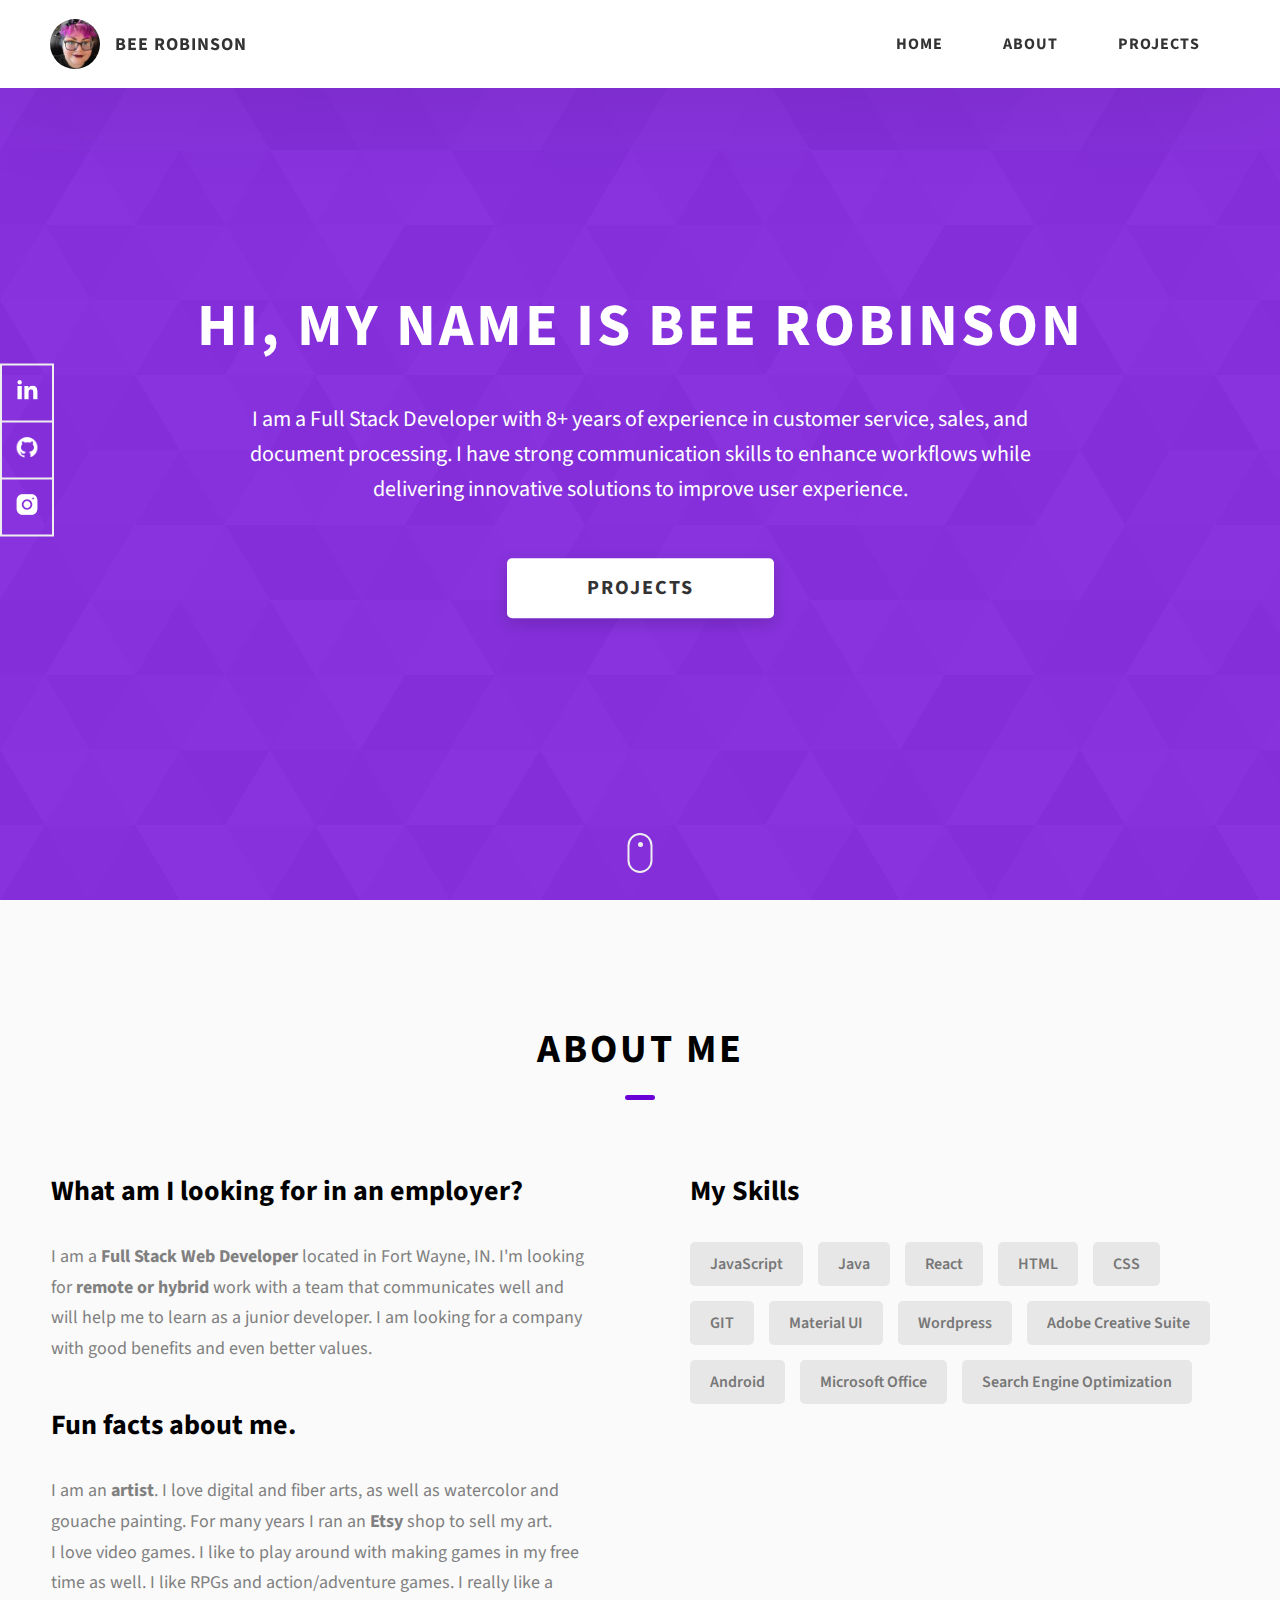
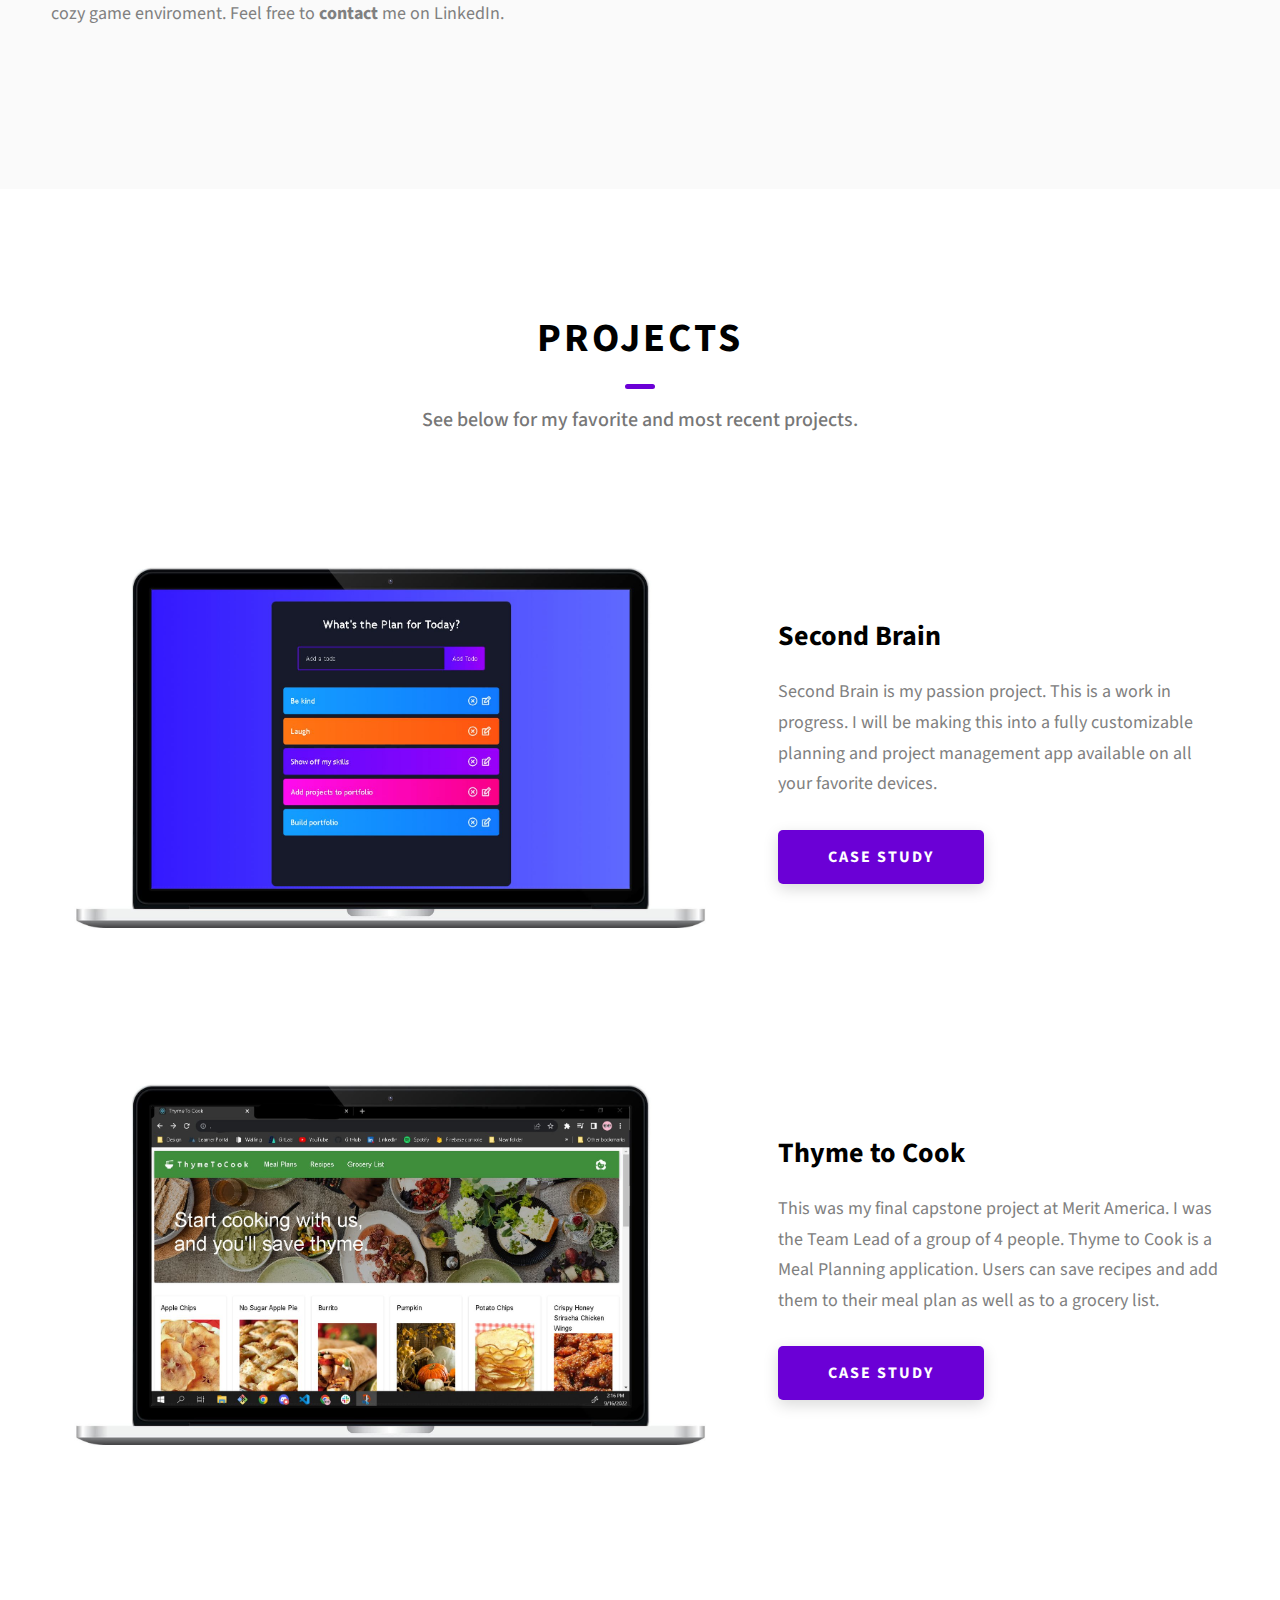
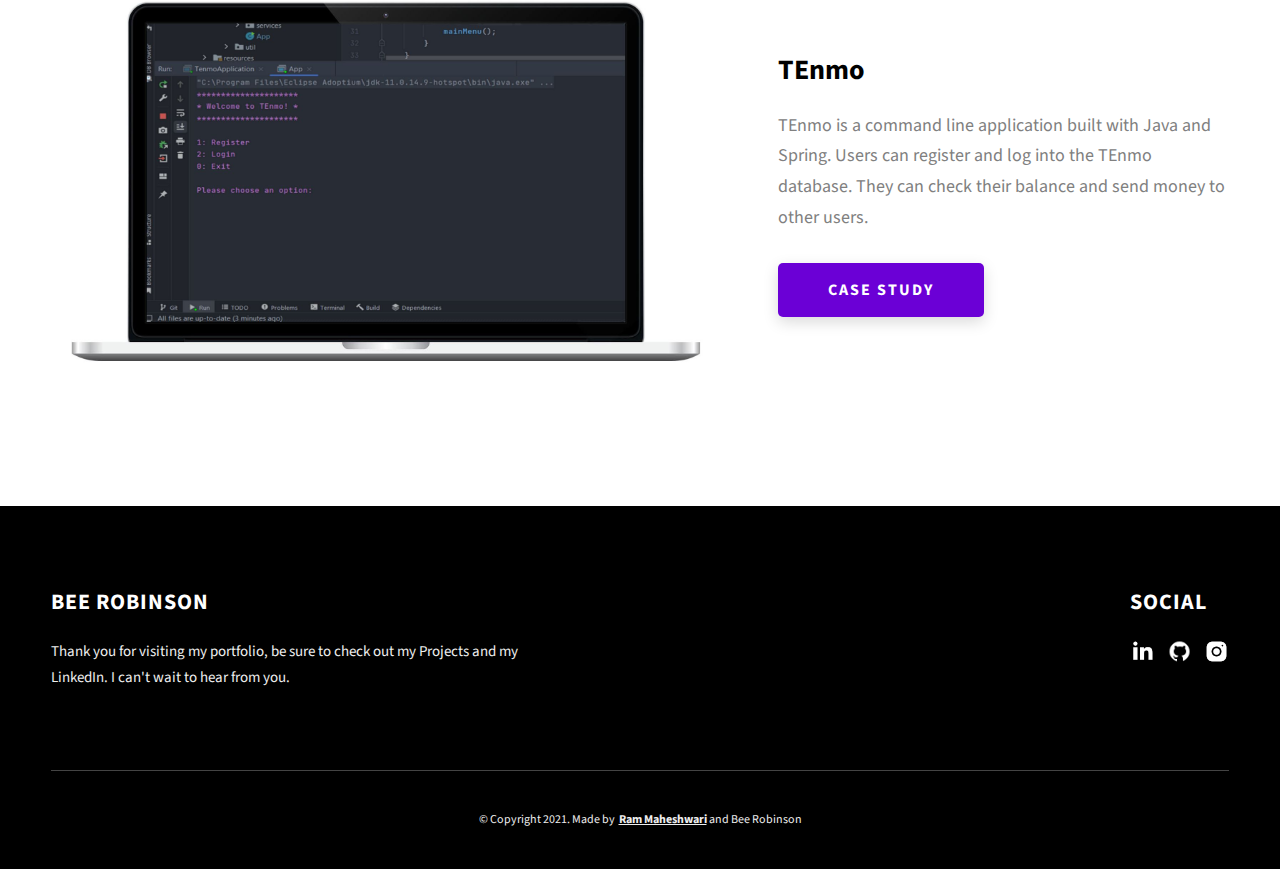
<file: index.html>
<!DOCTYPE html>
<html lang="en">
  <head>
    <meta charset="UTF-8" />
    <meta name="viewport" content="width=device-width, initial-scale=1.0" />
    <meta http-equiv="X-UA-Compatible" content="ie=edge" />
    <title>Bee Robinson</title>
    <meta name="description" content="Portfolio Template for Developer" />

    <link rel="stylesheet" href="css/style.css" />

    <link rel="preconnect" href="https://fonts.googleapis.com" />
    <link rel="preconnect" href="https://fonts.gstatic.com" crossorigin />
    <link
      href="https://fonts.googleapis.com/css2?family=Source+Sans+Pro:wght@400;600;700;900&display=swap"
      rel="stylesheet"
    />
  </head>
  <body>
    <header class="header">
      <div class="header__content">
        <div class="header__logo-container">
          <div class="header__logo-img-cont">
            <img
              src="./assets/bee-picture.jpg"
              alt="Bee Robinson Logo Image"
              class="header__logo-img"
            />
          </div>
          <span class="header__logo-sub">Bee Robinson</span>
        </div>
        <div class="header__main">
          <ul class="header__links">
            <li class="header__link-wrapper">
              <a href="./index.html" class="header__link"> Home </a>
            </li>
            <li class="header__link-wrapper">
              <a href="./index.html#about" class="header__link">About </a>
            </li>
            <li class="header__link-wrapper">
              <a href="./index.html#projects" class="header__link">
                Projects
              </a>
            </li>
            <!-- <li class="header__link-wrapper">
              <a href="./index.html#contact" class="header__link"> Contact </a>
            </li> -->
          </ul>
          <div class="header__main-ham-menu-cont">
            <img
              src="./assets/svg/ham-menu.svg"
              alt="hamburger menu"
              class="header__main-ham-menu"
            />
            <img
              src="./assets/svg/ham-menu-close.svg"
              alt="hamburger menu close"
              class="header__main-ham-menu-close d-none"
            />
          </div>
        </div>
      </div>
      <div class="header__sm-menu">
        <div class="header__sm-menu-content">
          <ul class="header__sm-menu-links">
            <li class="header__sm-menu-link">
              <a href="./index.html"> Home </a>
            </li>

            <li class="header__sm-menu-link">
              <a href="./index.html#about"> About </a>
            </li>

            <li class="header__sm-menu-link">
              <a href="./index.html#projects"> Projects </a>
            </li>

            <!-- <li class="header__sm-menu-link">
              <a href="./index.html#contact"> Contact </a>
            </li> -->
          </ul>
        </div>
      </div>
    </header>
    <section class="home-hero">
      <div class="home-hero__content">
        <h1 class="heading-primary">Hi, My Name is Bee Robinson</h1>
        <div class="home-hero__info">
          <p class="text-primary">
            I am a Full Stack Developer with 8+ years of experience in customer service, sales, and document processing.  I have strong communication skills to enhance workflows while delivering innovative solutions to improve user experience.
          </p>
        </div>
        <div class="home-hero__cta">
          <a href="./#projects" class="btn btn--bg">Projects</a>
        </div>
      </div>
      <div class="home-hero__socials">
        <div class="home-hero__social">
          <a href="https://www.linkedin.com/in/bee-robinson/" class="home-hero__social-icon-link">
            <img
              src="./assets/png/linkedin-ico.png"
              alt="icon"
              class="home-hero__social-icon"
            />
          </a>
        </div>
        <div class="home-hero__social">
          <a href="https://github.com/beerobinson" class="home-hero__social-icon-link">
            <img
              src="./assets/png/github-ico.png"
              alt="icon"
              class="home-hero__social-icon"
            />
          </a>
        </div>
  
        <div class="home-hero__social">
          <a
            href="https://www.instagram.com/robins.hive/"
            class="home-hero__social-icon-link home-hero__social-icon-link--bd-none"
          >
            <img
              src="./assets/png/insta-ico.png"
              alt="icon"
              class="home-hero__social-icon"
            />
          </a>
        </div>
      </div>
      <div class="home-hero__mouse-scroll-cont">
        <div class="mouse"></div>
      </div>
    </section>
    <section id="about" class="about sec-pad">
      <div class="main-container">
        <h2 class="heading heading-sec heading-sec__mb-med">
          <span class="heading-sec__main">About Me</span>
          <span class="heading-sec__sub">
            
          </span>
        </h2>
        <div class="about__content">
          <div class="about__content-main">
            <h3 class="about__content-title">What am I looking for in an employer?</h3>
            <div class="about__content-details">
              <p class="about__content-details-para">
                I am a <strong> Full Stack Web Developer </strong> located in
                Fort Wayne, IN. I'm looking for
                <strong> remote or hybrid </strong>
                work with a team that communicates well and will help me to learn as a junior developer. 
                I am looking for a company with good benefits and even better values. 
              </p>
            </div>
              <h3 class="about__content-title"> Fun facts about me. </h5>
              <p class="about__content-details-para">
                I am an <strong>artist</strong>. I love digital and fiber arts, as well as watercolor and gouache painting. For many years I ran an <strong>Etsy</strong> shop to sell my art. 
              </br>
                I love video games. I like to play around with making games in my free time as well. I like RPGs and action/adventure games. I really like a cozy game enviroment. 

                Feel free to
                <strong>contact</strong> me on LinkedIn.
              </p>
            
            <!-- <a href="./#contact" class="btn btn--med btn--theme dynamicBgClr"
              >Contact</a
            > -->
          </div>
          <div class="about__content-skills">
            <h3 class="about__content-title">My Skills</h3>
            <div class="skills">
              <div class="skills__skill">JavaScript</div>
              <div class="skills__skill">Java</div>
              <div class="skills__skill">React</div>
              <div class="skills__skill">HTML</div>
              <div class="skills__skill">CSS</div>
              <div class="skills__skill">GIT</div>
              <div class="skills__skill">Material UI</div>
              <div class="skills__skill">Wordpress</div>
              <div class="skills__skill">Adobe Creative Suite</div>
              <div class="skills__skill">Android</div>
              <div class="skills__skill">Microsoft Office</div>
              <div class="skills__skill">Search Engine Optimization</div>
            </div>
          </div>
        </div>
      </div>
    </section>
    <section id="projects" class="projects sec-pad">
      <div class="main-container">
        <h2 class="heading heading-sec heading-sec__mb-bg">
          <span class="heading-sec__main">Projects</span>
          <span class="heading-sec__sub">
            See below for my favorite and most recent projects. 
          </span>
        </h2>

        <div class="projects__content">
          <div class="projects__row">
            <div class="projects__row-img-cont">
              <img
                src="./assets/jpeg/second brain example.jpg"
                alt="Software Screenshot"
                class="projects__row-img"
                loading="lazy"
              />
            </div>
            <div class="projects__row-content">
              <h3 class="projects__row-content-title">Second Brain</h3>
              <p class="projects__row-content-desc">
                Second Brain is my passion project. This is a work in progress. I will be making this into a fully customizable planning and project management app available on all your favorite devices. 
              </p>
              <a
                href="./project-1.html"
                class="btn btn--med btn--theme dynamicBgClr"
                target="_blank"
                >Case Study</a
              >
            </div>
          </div>
          <div class="projects__row">
            <div class="projects__row-img-cont">
              <img
                src="./assets/jpeg/thyme to cook example.jpg"
                alt="Software Screenshot"
                class="projects__row-img"
                loading="lazy"
              />
            </div>
            <div class="projects__row-content">
              <h3 class="projects__row-content-title">Thyme to Cook</h3>
              <p class="projects__row-content-desc">
                This was my final capstone project at Merit America. I was the Team Lead of a group of 4 people. 
                Thyme to Cook is a Meal Planning application. Users can save recipes and add them to their meal plan as well as to a grocery list.
              </p>
              <a
                href="./project-2.html"
                class="btn btn--med btn--theme dynamicBgClr"
                target="_blank"
                >Case Study</a
              >
            </div>
          </div>
          <div class="projects__row">
            <div class="projects__row-img-cont">
              <img
                src="./assets/jpeg/TEnmo Example.jpg"
                alt="Software Screenshot"
                class="projects__row-img"
                loading="lazy"
              />
            </div>
            <div class="projects__row-content">
              <h3 class="projects__row-content-title">TEnmo</h3>
              <p class="projects__row-content-desc">
                TEnmo is a command line application built with Java and Spring. Users can register and log into the TEnmo database. They can check their balance and send money to other users.
              </p>
              <a
                href="./project-3.html"
                class="btn btn--med btn--theme dynamicBgClr"
                target="_blank"
                >Case Study</a
              >
            </div>
          </div>
        </div>
      </div>
    </section>
    <!-- <section id="contact" class="contact sec-pad dynamicBg">
      <div class="main-container">
        <h2 class="heading heading-sec heading-sec__mb-med">
          <span class="heading-sec__main heading-sec__main--lt">Contact</span>
          <span class="heading-sec__sub heading-sec__sub--lt">
            Please contact me! I am looking for employment opportunities.
          </span>
        </h2>
        <div class="contact__form-container">
          <form action="#" class="contact__form">
            <div class="contact__form-field">
              <label class="contact__form-label" for="name">Name</label>
              <input
                required
                placeholder="Enter Your Name"
                type="text"
                class="contact__form-input"
                name="name"
                id="name"
              />
            </div>
            <div class="contact__form-field">
              <label class="contact__form-label" for="email">Email</label>
              <input
                required
                placeholder="Enter Your Email"
                type="text"
                class="contact__form-input"
                name="email"
                id="email"
              />
            </div>
            <div class="contact__form-field">
              <label class="contact__form-label" for="message">Message</label>
              <textarea
                required
                cols="30"
                rows="10"
                class="contact__form-input"
                placeholder="Enter Your Message"
                name="message"
                id="message"
              ></textarea>
            </div>
            <button type="submit" class="btn btn--theme contact__btn">
              Submit
            </button>
          </form>
        </div>
      </div>
    </section> -->
    <footer class="main-footer">
      <div class="main-container">
        <div class="main-footer__upper">
          <div class="main-footer__row main-footer__row-1">
            <h2 class="heading heading-sm main-footer__heading-sm">
              <span>Social</span>
            </h2>
            <div class="main-footer__social-cont">
              <a target="_blank" rel="noreferrer" href="https://www.linkedin.com/in/bee-robinson/">
                <img
                  class="main-footer__icon"
                  src="./assets/png/linkedin-ico.png"
                  alt="icon"
                />
              </a>
              <a target="_blank" rel="noreferrer" href="https://github.com/beerobinson">
                <img
                  class="main-footer__icon"
                  src="./assets/png/github-ico.png"
                  alt="icon"
                />
              </a>
              <a target="_blank" rel="noreferrer" href="https://www.instagram.com/robins.hive/">
                <img
                  class="main-footer__icon main-footer__icon--mr-none"
                  src="./assets/png/insta-ico.png"
                  alt="icon"
                />
              </a>
            </div>
          </div>
          <div class="main-footer__row main-footer__row-2">
            <h4 class="heading heading-sm text-lt">Bee Robinson</h4>
            <p class="main-footer__short-desc">
              Thank you for visiting my portfolio, be sure to check out my Projects and my LinkedIn. I can't wait to hear from you.
            </p>
          </div>
        </div>

        <!-- If you give me some credit or shoutout here by linking to my website, then it will be a big thing for me and will help me a lot :) -->
        <div class="main-footer__lower">
          &copy; Copyright 2021. Made by
          <a rel="noreferrer" target="_blank" href="https://rammaheshwari.com"
            >Ram Maheshwari</a
          > and Bee Robinson
        </div>
      </div>
    </footer>

    <script src="./index.js"></script>
  </body>
</html>
</file>
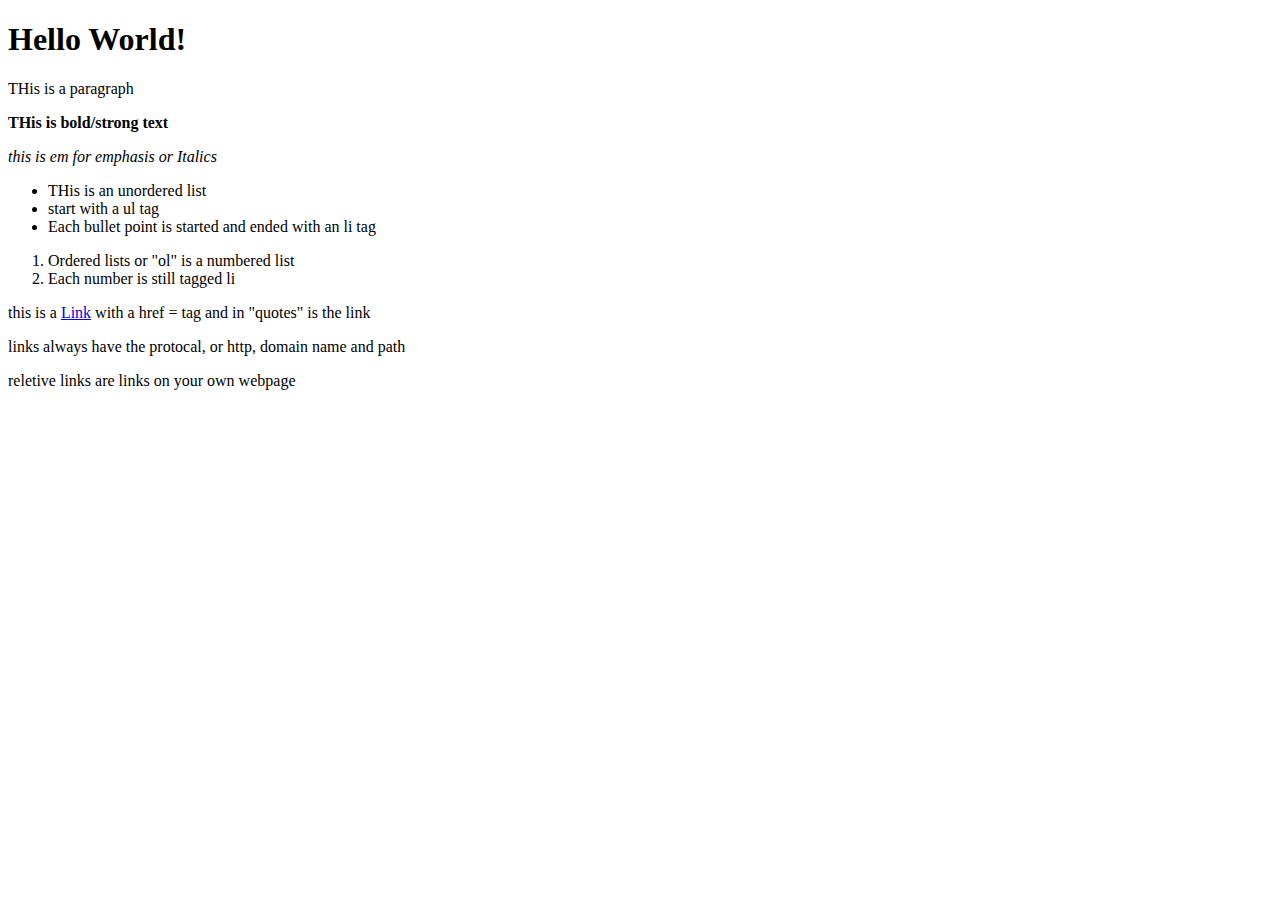
<file: html and css practice/index.html>
<!DOCTYPE html>
<html lang="en">
<head>
    <meta charset="UTF-8">
    <title>My First Webpage</title>
</head>
<body>
    <h1>Hello World!</h1>
    <p>THis is a paragraph</p>
    <p><strong>THis is bold/strong text</strong></p>
    <p><em>this is em for emphasis or Italics</em></p>
    <ul>
        <li>THis is an unordered list</li>
        <li>start with a ul tag</li>
        <li>Each bullet point is started and ended with an li tag</li>
    </ul>
    <ol>
        <li>Ordered lists or "ol" is a numbered list</li>
        <li>Each number is still tagged li</li>
    </ol>
    <p>this is a <a href="https://www.theodinproject.com/lessons/foundations-links-and-images">Link</a> with a href = tag and in "quotes" is the link</p>
    <p>links always have the protocal, or http, domain name and path</p>
    <p>reletive links are links on your own webpage</p>
</body>
</html>
</file>
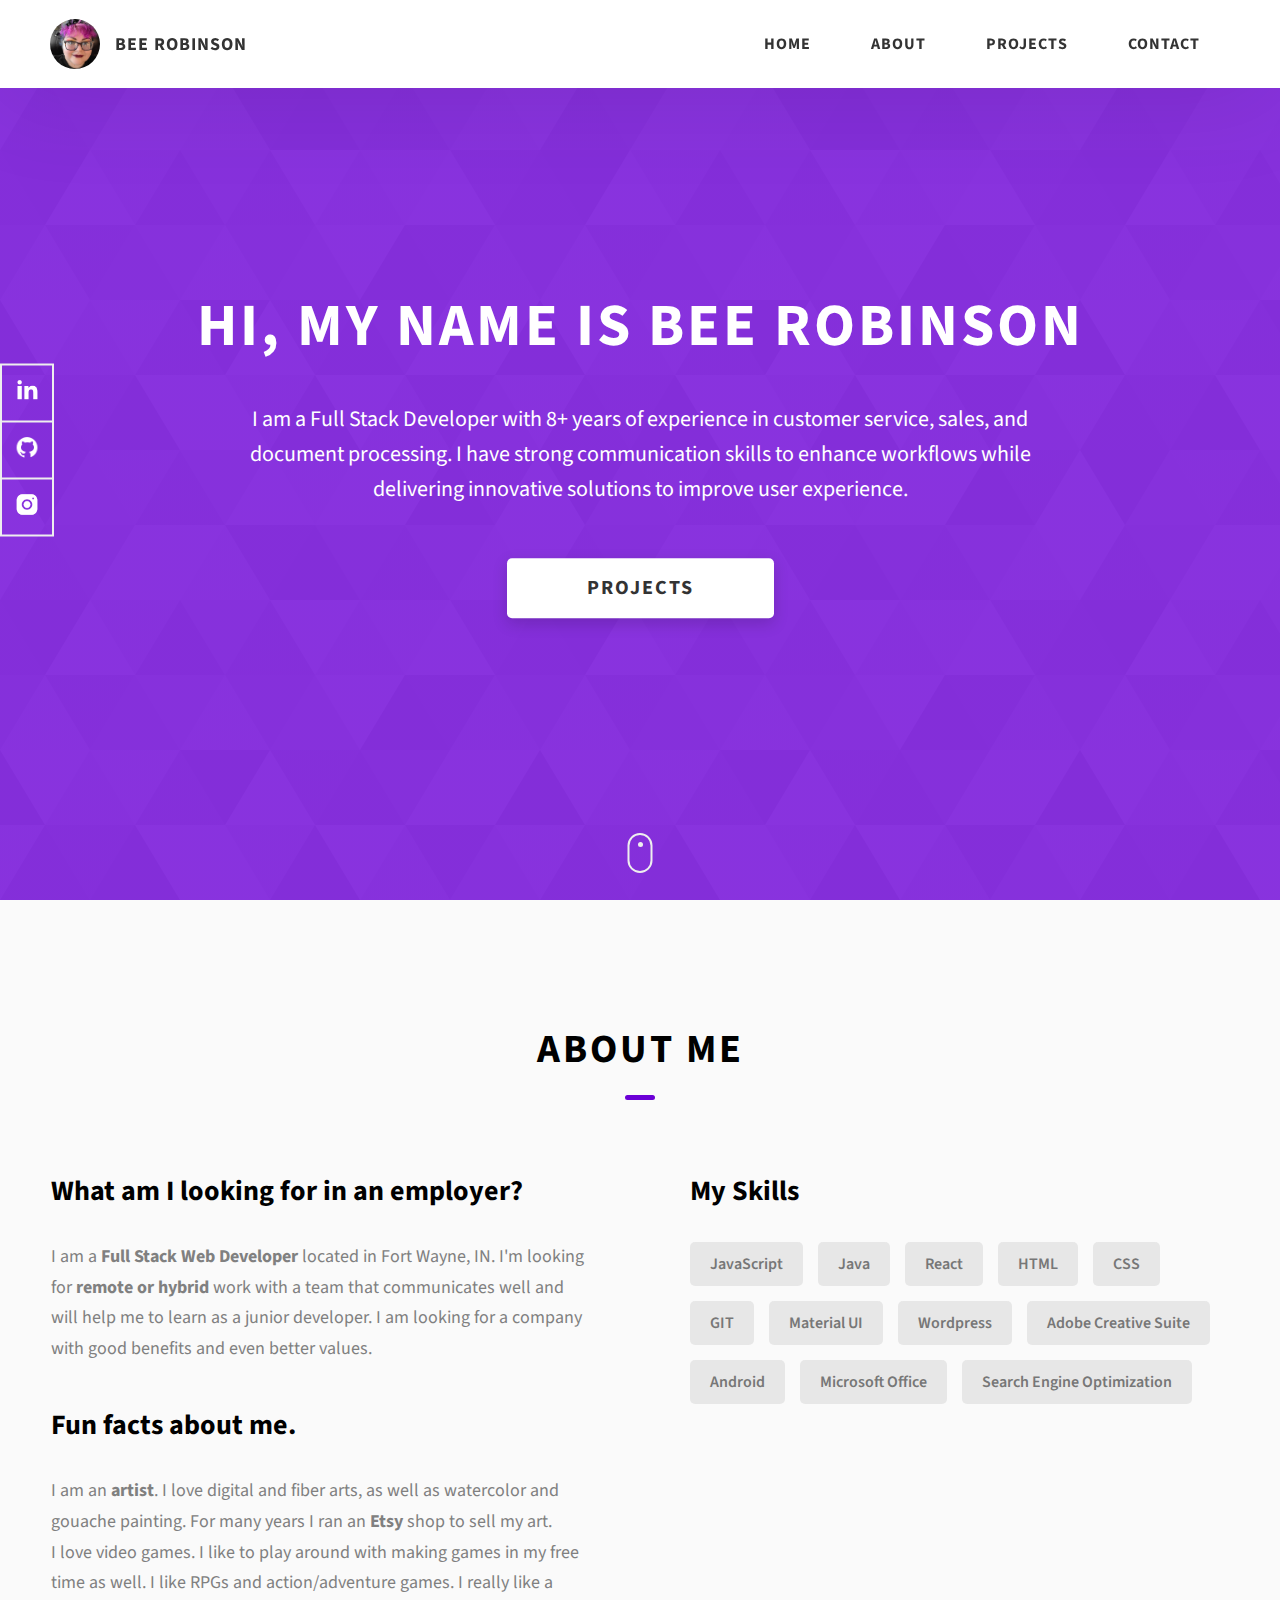
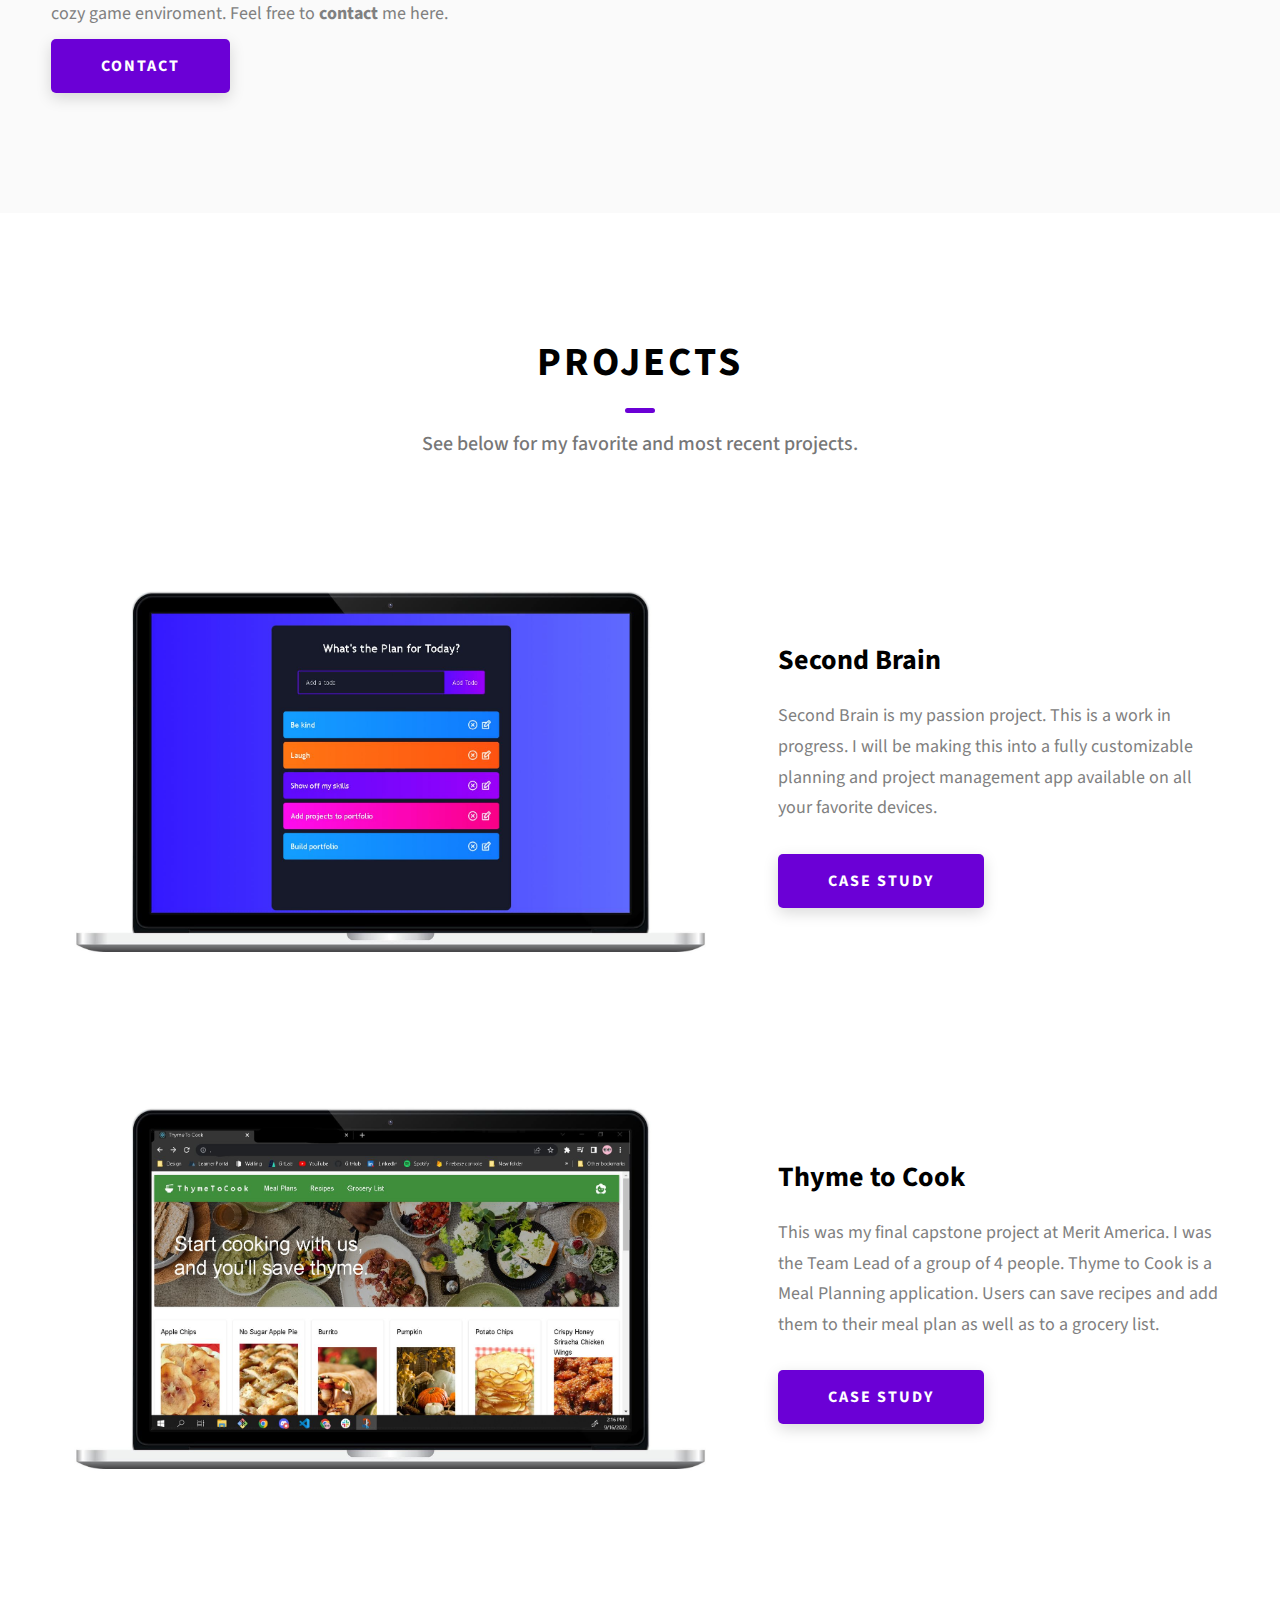
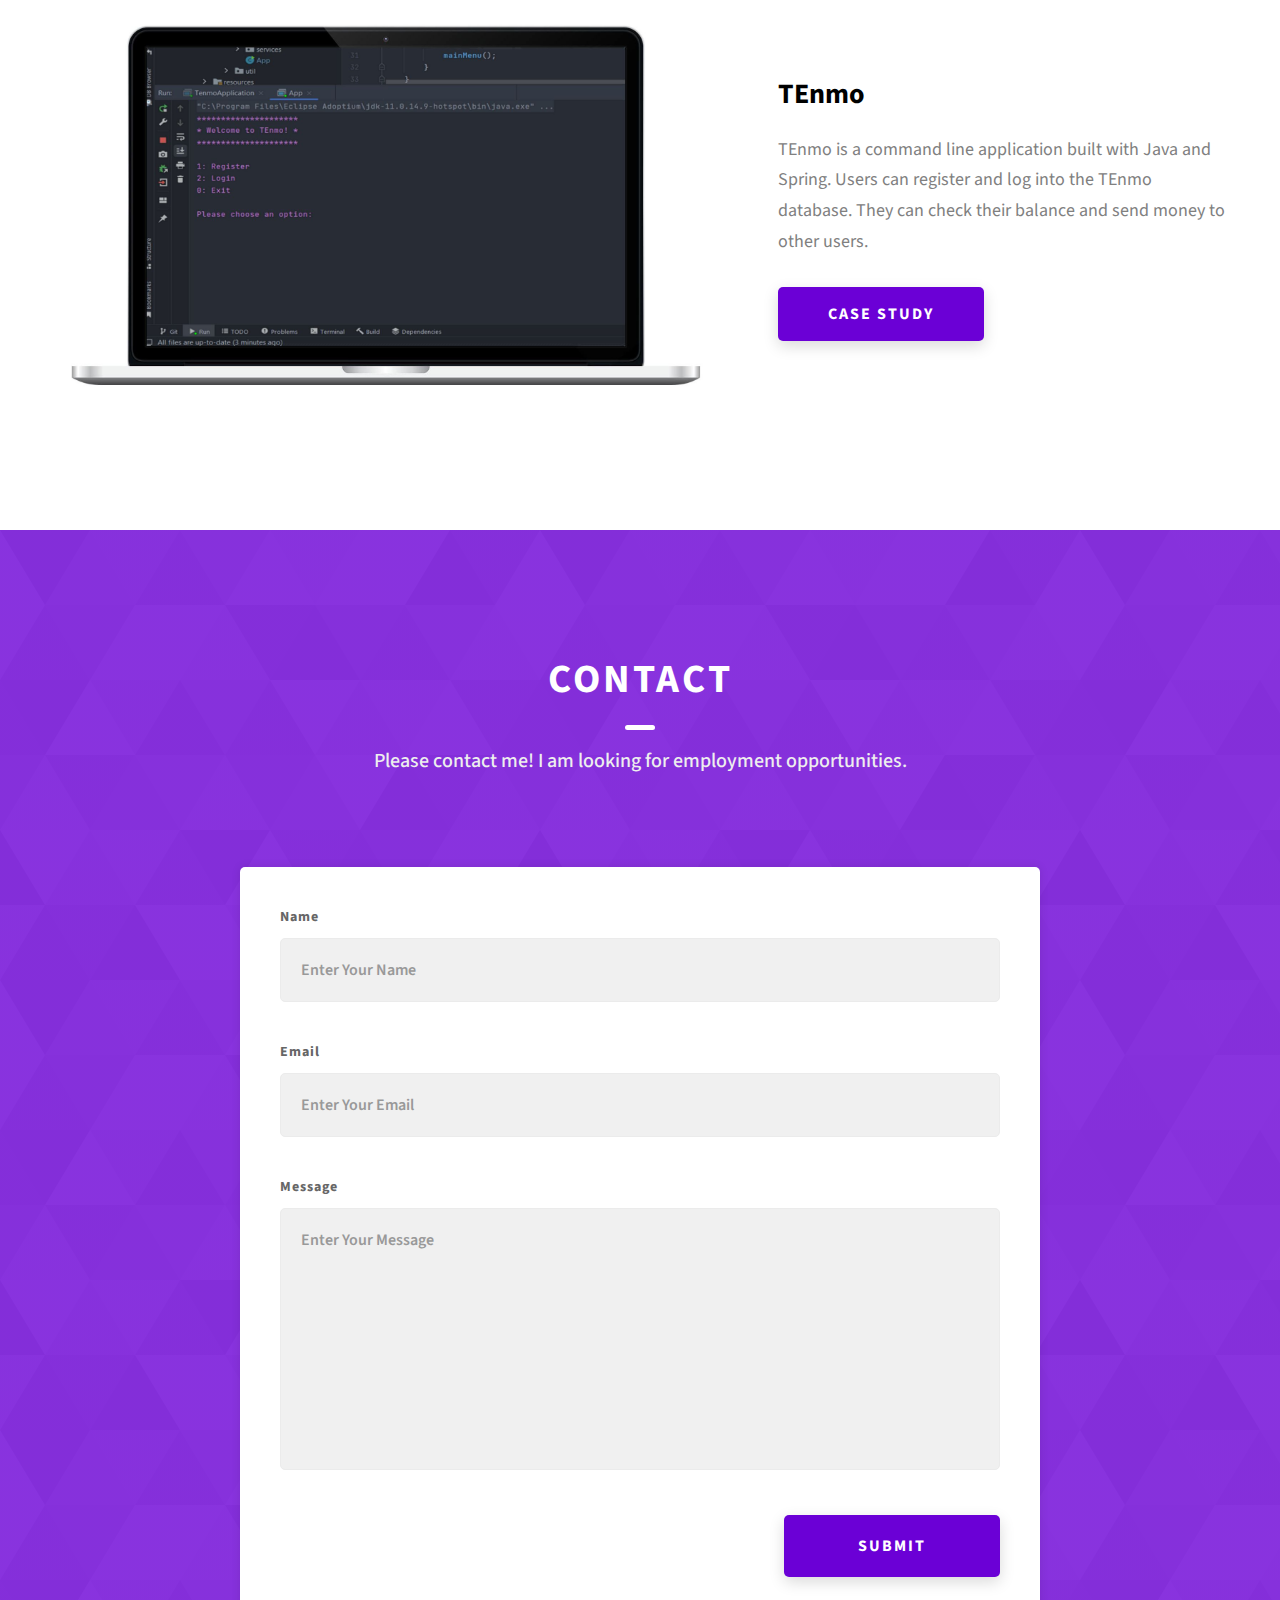
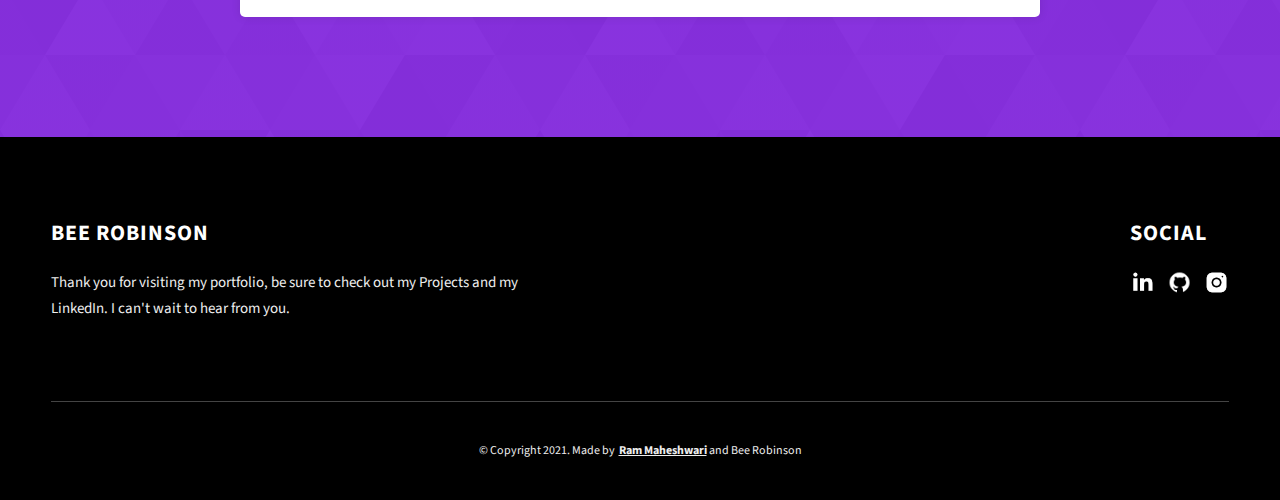
<file: Portfolio/index.html>
<!DOCTYPE html>
<html lang="en">
  <head>
    <meta charset="UTF-8" />
    <meta name="viewport" content="width=device-width, initial-scale=1.0" />
    <meta http-equiv="X-UA-Compatible" content="ie=edge" />
    <title>Bee Robinson</title>
    <meta name="description" content="Portfolio Template for Developer" />

    <link rel="stylesheet" href="css/style.css" />

    <link rel="preconnect" href="https://fonts.googleapis.com" />
    <link rel="preconnect" href="https://fonts.gstatic.com" crossorigin />
    <link
      href="https://fonts.googleapis.com/css2?family=Source+Sans+Pro:wght@400;600;700;900&display=swap"
      rel="stylesheet"
    />
  </head>
  <body>
    <header class="header">
      <div class="header__content">
        <div class="header__logo-container">
          <div class="header__logo-img-cont">
            <img
              src="./assets/bee-picture.jpg"
              alt="Bee Robinson Logo Image"
              class="header__logo-img"
            />
          </div>
          <span class="header__logo-sub">Bee Robinson</span>
        </div>
        <div class="header__main">
          <ul class="header__links">
            <li class="header__link-wrapper">
              <a href="./index.html" class="header__link"> Home </a>
            </li>
            <li class="header__link-wrapper">
              <a href="./index.html#about" class="header__link">About </a>
            </li>
            <li class="header__link-wrapper">
              <a href="./index.html#projects" class="header__link">
                Projects
              </a>
            </li>
            <li class="header__link-wrapper">
              <a href="./index.html#contact" class="header__link"> Contact </a>
            </li>
          </ul>
          <div class="header__main-ham-menu-cont">
            <img
              src="./assets/svg/ham-menu.svg"
              alt="hamburger menu"
              class="header__main-ham-menu"
            />
            <img
              src="./assets/svg/ham-menu-close.svg"
              alt="hamburger menu close"
              class="header__main-ham-menu-close d-none"
            />
          </div>
        </div>
      </div>
      <div class="header__sm-menu">
        <div class="header__sm-menu-content">
          <ul class="header__sm-menu-links">
            <li class="header__sm-menu-link">
              <a href="./index.html"> Home </a>
            </li>

            <li class="header__sm-menu-link">
              <a href="./index.html#about"> About </a>
            </li>

            <li class="header__sm-menu-link">
              <a href="./index.html#projects"> Projects </a>
            </li>

            <li class="header__sm-menu-link">
              <a href="./index.html#contact"> Contact </a>
            </li>
          </ul>
        </div>
      </div>
    </header>
    <section class="home-hero">
      <div class="home-hero__content">
        <h1 class="heading-primary">Hi, My Name is Bee Robinson</h1>
        <div class="home-hero__info">
          <p class="text-primary">
            I am a Full Stack Developer with 8+ years of experience in customer service, sales, and document processing.  I have strong communication skills to enhance workflows while delivering innovative solutions to improve user experience.
          </p>
        </div>
        <div class="home-hero__cta">
          <a href="./#projects" class="btn btn--bg">Projects</a>
        </div>
      </div>
      <div class="home-hero__socials">
        <div class="home-hero__social">
          <a href="https://www.linkedin.com/in/bee-robinson/" class="home-hero__social-icon-link">
            <img
              src="./assets/png/linkedin-ico.png"
              alt="icon"
              class="home-hero__social-icon"
            />
          </a>
        </div>
        <div class="home-hero__social">
          <a href="https://github.com/beerobinson" class="home-hero__social-icon-link">
            <img
              src="./assets/png/github-ico.png"
              alt="icon"
              class="home-hero__social-icon"
            />
          </a>
        </div>
  
        <div class="home-hero__social">
          <a
            href="https://www.instagram.com/robins.hive/"
            class="home-hero__social-icon-link home-hero__social-icon-link--bd-none"
          >
            <img
              src="./assets/png/insta-ico.png"
              alt="icon"
              class="home-hero__social-icon"
            />
          </a>
        </div>
      </div>
      <div class="home-hero__mouse-scroll-cont">
        <div class="mouse"></div>
      </div>
    </section>
    <section id="about" class="about sec-pad">
      <div class="main-container">
        <h2 class="heading heading-sec heading-sec__mb-med">
          <span class="heading-sec__main">About Me</span>
          <span class="heading-sec__sub">
            
          </span>
        </h2>
        <div class="about__content">
          <div class="about__content-main">
            <h3 class="about__content-title">What am I looking for in an employer?</h3>
            <div class="about__content-details">
              <p class="about__content-details-para">
                I am a <strong> Full Stack Web Developer </strong> located in
                Fort Wayne, IN. I'm looking for
                <strong> remote or hybrid </strong>
                work with a team that communicates well and will help me to learn as a junior developer. 
                I am looking for a company with good benefits and even better values. 
              </p>
            </div>
              <h3 class="about__content-title"> Fun facts about me. </h5>
              <p class="about__content-details-para">
                I am an <strong>artist</strong>. I love digital and fiber arts, as well as watercolor and gouache painting. For many years I ran an <strong>Etsy</strong> shop to sell my art. 
              </br>
                I love video games. I like to play around with making games in my free time as well. I like RPGs and action/adventure games. I really like a cozy game enviroment. 

                Feel free to
                <strong>contact</strong> me here.
              </p>
            
            <a href="./#contact" class="btn btn--med btn--theme dynamicBgClr"
              >Contact</a
            >
          </div>
          <div class="about__content-skills">
            <h3 class="about__content-title">My Skills</h3>
            <div class="skills">
              <div class="skills__skill">JavaScript</div>
              <div class="skills__skill">Java</div>
              <div class="skills__skill">React</div>
              <div class="skills__skill">HTML</div>
              <div class="skills__skill">CSS</div>
              <div class="skills__skill">GIT</div>
              <div class="skills__skill">Material UI</div>
              <div class="skills__skill">Wordpress</div>
              <div class="skills__skill">Adobe Creative Suite</div>
              <div class="skills__skill">Android</div>
              <div class="skills__skill">Microsoft Office</div>
              <div class="skills__skill">Search Engine Optimization</div>
            </div>
          </div>
        </div>
      </div>
    </section>
    <section id="projects" class="projects sec-pad">
      <div class="main-container">
        <h2 class="heading heading-sec heading-sec__mb-bg">
          <span class="heading-sec__main">Projects</span>
          <span class="heading-sec__sub">
            See below for my favorite and most recent projects. 
          </span>
        </h2>

        <div class="projects__content">
          <div class="projects__row">
            <div class="projects__row-img-cont">
              <img
                src="./assets/jpeg/second brain example.jpg"
                alt="Software Screenshot"
                class="projects__row-img"
                loading="lazy"
              />
            </div>
            <div class="projects__row-content">
              <h3 class="projects__row-content-title">Second Brain</h3>
              <p class="projects__row-content-desc">
                Second Brain is my passion project. This is a work in progress. I will be making this into a fully customizable planning and project management app available on all your favorite devices. 
              </p>
              <a
                href="./project-1.html"
                class="btn btn--med btn--theme dynamicBgClr"
                target="_blank"
                >Case Study</a
              >
            </div>
          </div>
          <div class="projects__row">
            <div class="projects__row-img-cont">
              <img
                src="./assets/jpeg/thyme to cook example.jpg"
                alt="Software Screenshot"
                class="projects__row-img"
                loading="lazy"
              />
            </div>
            <div class="projects__row-content">
              <h3 class="projects__row-content-title">Thyme to Cook</h3>
              <p class="projects__row-content-desc">
                This was my final capstone project at Merit America. I was the Team Lead of a group of 4 people. 
                Thyme to Cook is a Meal Planning application. Users can save recipes and add them to their meal plan as well as to a grocery list.
              </p>
              <a
                href="./project-2.html"
                class="btn btn--med btn--theme dynamicBgClr"
                target="_blank"
                >Case Study</a
              >
            </div>
          </div>
          <div class="projects__row">
            <div class="projects__row-img-cont">
              <img
                src="./assets/jpeg/TEnmo Example.jpg"
                alt="Software Screenshot"
                class="projects__row-img"
                loading="lazy"
              />
            </div>
            <div class="projects__row-content">
              <h3 class="projects__row-content-title">TEnmo</h3>
              <p class="projects__row-content-desc">
                TEnmo is a command line application built with Java and Spring. Users can register and log into the TEnmo database. They can check their balance and send money to other users.
              </p>
              <a
                href="./project-3.html"
                class="btn btn--med btn--theme dynamicBgClr"
                target="_blank"
                >Case Study</a
              >
            </div>
          </div>
        </div>
      </div>
    </section>
    <section id="contact" class="contact sec-pad dynamicBg">
      <div class="main-container">
        <h2 class="heading heading-sec heading-sec__mb-med">
          <span class="heading-sec__main heading-sec__main--lt">Contact</span>
          <span class="heading-sec__sub heading-sec__sub--lt">
            Please contact me! I am looking for employment opportunities.
          </span>
        </h2>
        <div class="contact__form-container">
          <form action="#" class="contact__form">
            <div class="contact__form-field">
              <label class="contact__form-label" for="name">Name</label>
              <input
                required
                placeholder="Enter Your Name"
                type="text"
                class="contact__form-input"
                name="name"
                id="name"
              />
            </div>
            <div class="contact__form-field">
              <label class="contact__form-label" for="email">Email</label>
              <input
                required
                placeholder="Enter Your Email"
                type="text"
                class="contact__form-input"
                name="email"
                id="email"
              />
            </div>
            <div class="contact__form-field">
              <label class="contact__form-label" for="message">Message</label>
              <textarea
                required
                cols="30"
                rows="10"
                class="contact__form-input"
                placeholder="Enter Your Message"
                name="message"
                id="message"
              ></textarea>
            </div>
            <button type="submit" class="btn btn--theme contact__btn">
              Submit
            </button>
          </form>
        </div>
      </div>
    </section>
    <footer class="main-footer">
      <div class="main-container">
        <div class="main-footer__upper">
          <div class="main-footer__row main-footer__row-1">
            <h2 class="heading heading-sm main-footer__heading-sm">
              <span>Social</span>
            </h2>
            <div class="main-footer__social-cont">
              <a target="_blank" rel="noreferrer" href="https://www.linkedin.com/in/bee-robinson/">
                <img
                  class="main-footer__icon"
                  src="./assets/png/linkedin-ico.png"
                  alt="icon"
                />
              </a>
              <a target="_blank" rel="noreferrer" href="https://github.com/beerobinson">
                <img
                  class="main-footer__icon"
                  src="./assets/png/github-ico.png"
                  alt="icon"
                />
              </a>
              <a target="_blank" rel="noreferrer" href="https://www.instagram.com/robins.hive/">
                <img
                  class="main-footer__icon main-footer__icon--mr-none"
                  src="./assets/png/insta-ico.png"
                  alt="icon"
                />
              </a>
            </div>
          </div>
          <div class="main-footer__row main-footer__row-2">
            <h4 class="heading heading-sm text-lt">Bee Robinson</h4>
            <p class="main-footer__short-desc">
              Thank you for visiting my portfolio, be sure to check out my Projects and my LinkedIn. I can't wait to hear from you.
            </p>
          </div>
        </div>

        <!-- If you give me some credit or shoutout here by linking to my website, then it will be a big thing for me and will help me a lot :) -->
        <div class="main-footer__lower">
          &copy; Copyright 2021. Made by
          <a rel="noreferrer" target="_blank" href="https://rammaheshwari.com"
            >Ram Maheshwari</a
          > and Bee Robinson
        </div>
      </div>
    </footer>

    <script src="./index.js"></script>
  </body>
</html>
</file>
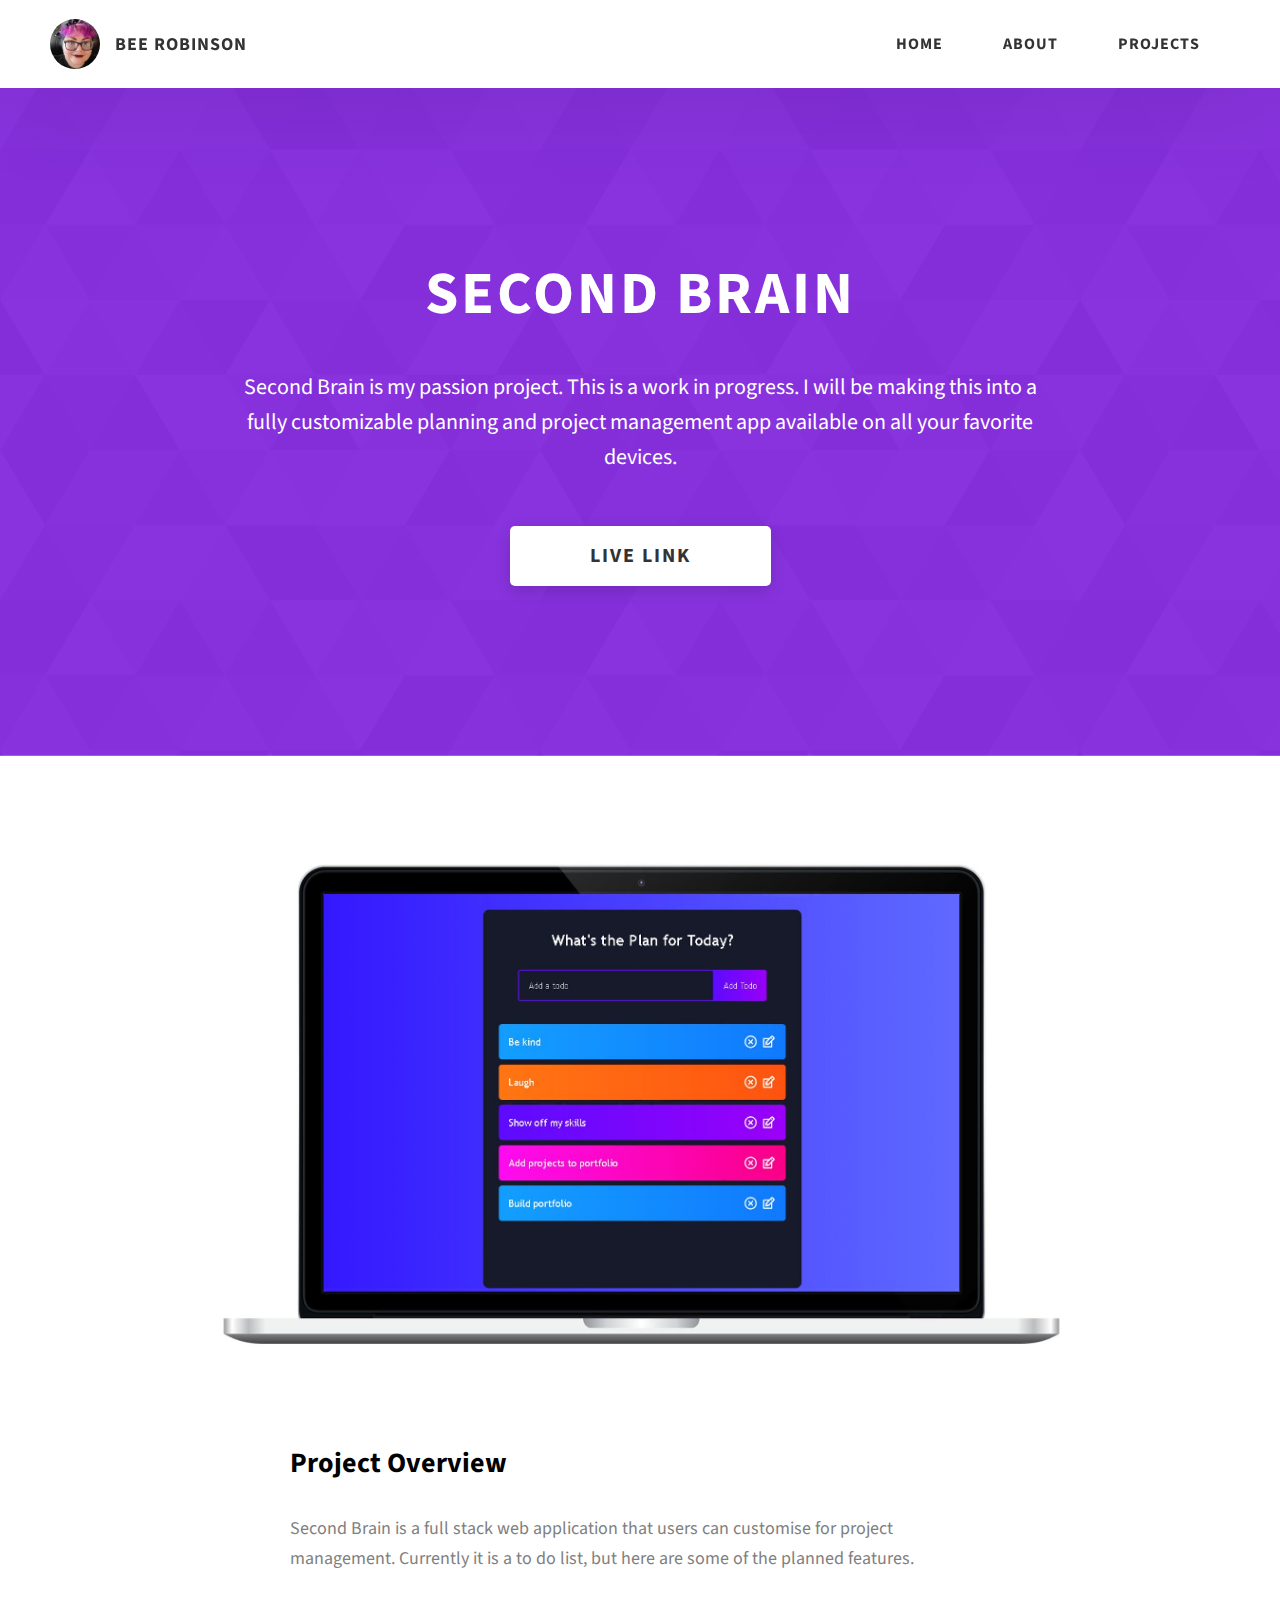
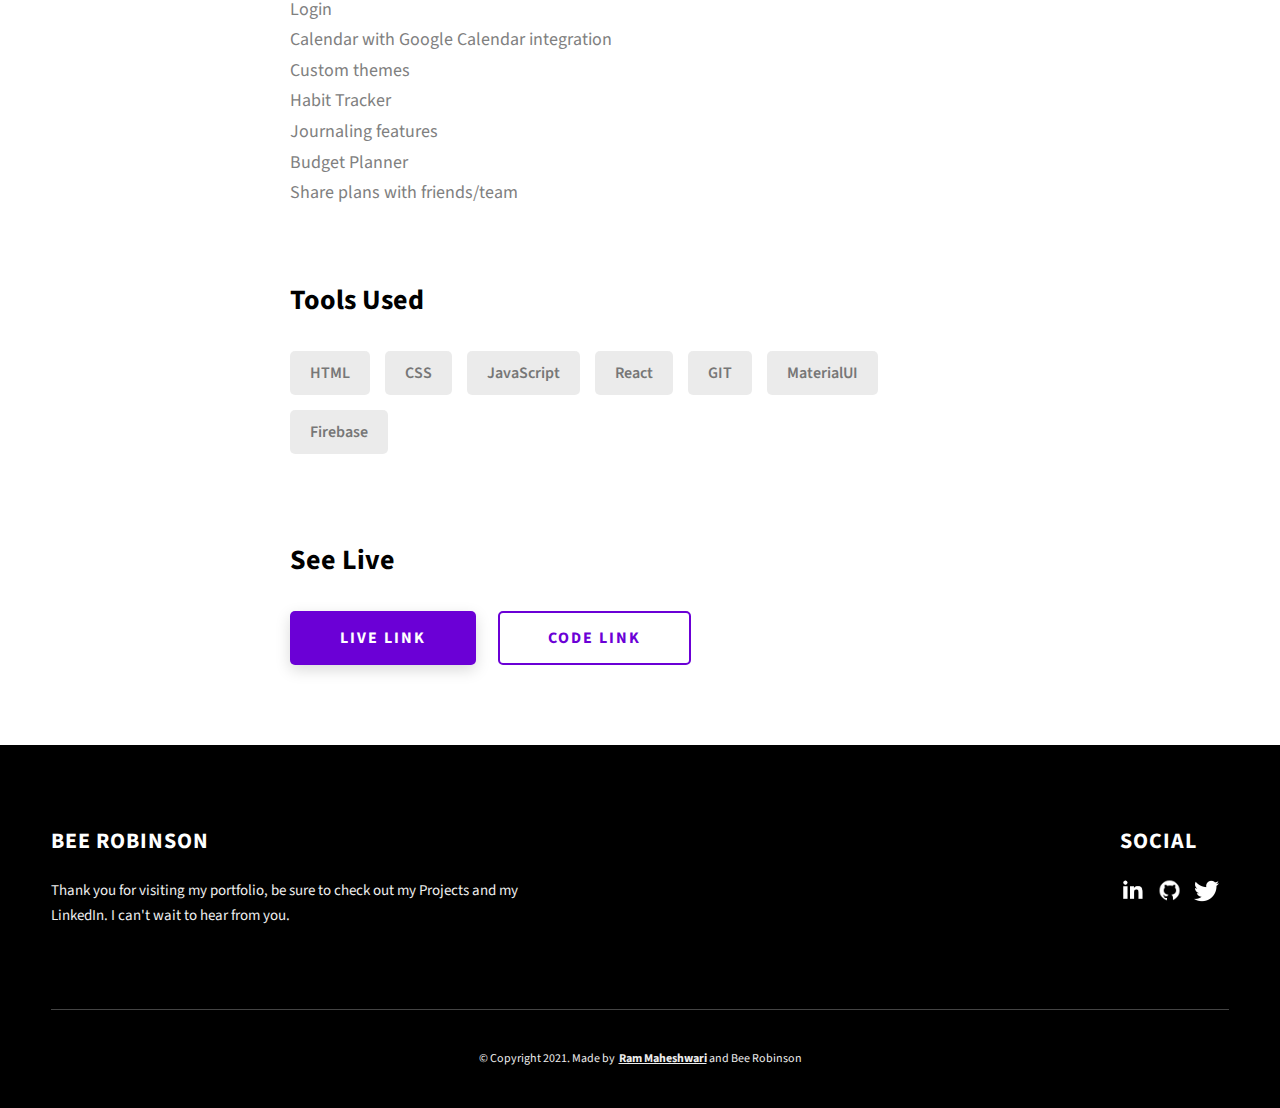
<file: project-1.html>
<!DOCTYPE html>
<html lang="en">
  <head>
    <meta charset="UTF-8" />
    <meta name="viewport" content="width=device-width, initial-scale=1.0" />
    <meta http-equiv="X-UA-Compatible" content="ie=edge" />
    <title>Case Study of Second Brain</title>
    <meta name="description" content="Case study page of Project" />

    <link rel="stylesheet" href="css/style.css" />

    <link rel="preconnect" href="https://fonts.googleapis.com" />
    <link rel="preconnect" href="https://fonts.gstatic.com" crossorigin />
    <link
      href="https://fonts.googleapis.com/css2?family=Source+Sans+Pro:wght@400;600;700;900&display=swap"
      rel="stylesheet"
    />
  </head>
  <body>
    <header class="header">
      <div class="header__content">
        <div class="header__logo-container">
          <div class="header__logo-img-cont">
            <img
              src="./assets/bee-picture.jpg"
              alt="Bee Robinson Logo Image"
              class="header__logo-img"
            />
          </div>
          <span class="header__logo-sub">Bee Robinson</span>
        </div>
        <div class="header__main">
          <ul class="header__links">
            <li class="header__link-wrapper">
              <a href="./index.html" class="header__link"> Home </a>
            </li>
            <li class="header__link-wrapper">
              <a href="./index.html#about" class="header__link">About </a>
            </li>
            <li class="header__link-wrapper">
              <a href="./index.html#projects" class="header__link">
                Projects
              </a>
            </li>
            <!-- <li class="header__link-wrapper">
              <a href="./index.html#contact" class="header__link"> Contact </a>
            </li> -->
          
          <div class="header__main-ham-menu-cont">
            <img
              src="./assets/svg/ham-menu.svg"
              alt="hamburger menu"
              class="header__main-ham-menu"
            />
            <img
              src="./assets/svg/ham-menu-close.svg"
              alt="hamburger menu close"
              class="header__main-ham-menu-close d-none"
            />
          </div>
        </div>
      </div>
      <div class="header__sm-menu">
        <div class="header__sm-menu-content">
          <ul class="header__sm-menu-links">
            <li class="header__sm-menu-link">
              <a href="./index.html"> Home </a>
            </li>

            <li class="header__sm-menu-link">
              <a href="./index.html#about"> About </a>
            </li>

            <li class="header__sm-menu-link">
              <a href="./index.html#projects"> Projects </a>
            </li>

            <!-- <li class="header__sm-menu-link">
              <a href="./index.html#contact"> Contact </a>
            </li> -->
          
        </div>
      </div>
    </header>
    <section class="project-cs-hero">
      <div class="project-cs-hero__content">
        <h1 class="heading-primary">Second Brain</h1>
        <div class="project-cs-hero__info">
          <p class="text-primary">
            Second Brain is my passion project. This is a work in progress. I will be making this into a fully customizable planning and project management app available on all your favorite devices.
          </p>
        </div>
        <div class="project-cs-hero__cta">
          <a href="http://secondbrainproject.netlify.com" class="btn btn--bg" target="_blank">Live Link</a>
        </div>
      </div>
    </section>
    <section class="project-details">
      <div class="main-container">
        <div class="project-details__content">
          <div class="project-details__showcase-img-cont">
            <img
              src="./assets/jpeg/second brain example.jpg"
              alt="Project Image"
              class="project-details__showcase-img"
            />
          </div>
          <div class="project-details__content-main">
            <div class="project-details__desc">
              <h3 class="project-details__content-title">Project Overview</h3>
              <p class="project-details__desc-para">
                Second Brain is a full stack web application that users can customise for project management. Currently it is a to do list, but here are some of the planned features.
              </p>
              <p class="project-details__desc-para">
                
                  Login
              </br>Calendar with Google Calendar integration
              </br>Custom themes
              </br>Habit Tracker
              </br>Journaling features
              </br>Budget Planner
              </br>Share plans with friends/team
               

              </p>
            </div>
            <div class="project-details__tools-used">
              <h3 class="project-details__content-title">Tools Used</h3>
              <div class="skills">
                <div class="skills__skill">HTML</div>
                <div class="skills__skill">CSS</div>
                <div class="skills__skill">JavaScript</div>
                <div class="skills__skill">React</div>
                <div class="skills__skill">GIT</div>
                <div class="skills__skill">MaterialUI</div>
                <div class="skills__skill">Firebase</div>
              </div>
            </div>
            <div class="project-details__links">
              <h3 class="project-details__content-title">See Live</h3>
              <a
                href="http://secondbrainproject.netlify.com"
                class="btn btn--med btn--theme project-details__links-btn"
                target="_blank"
                >Live Link</a
              >
              <a
                href="https://github.com/beerobinson/to-do-list"
                class="btn btn--med btn--theme-inv project-details__links-btn"
                target="_blank"
                >Code Link</a
              >
            </div>
          </div>
        </div>
      </div>
    </section>
    <footer class="main-footer">
      <div class="main-container">
        <div class="main-footer__upper">
          <div class="main-footer__row main-footer__row-1">
            <h2 class="heading heading-sm main-footer__heading-sm">
              <span>Social</span>
            </h2>
            <div class="main-footer__social-cont">
              <a target="_blank" rel="noreferrer" href="https://www.linkedin.com/in/bee-robinson/">
                <img
                  class="main-footer__icon"
                  src="./assets/png/linkedin-ico.png"
                  alt="icon"
                />
              </a>
              <a target="_blank" rel="noreferrer" href="https://github.com/beerobinson">
                <img
                  class="main-footer__icon"
                  src="./assets/png/github-ico.png"
                  alt="icon"
                />
              </a>
              <a target="_blank" rel="noreferrer" href="https://www.instagram.com/robins.hive/">
                <img
                  class="main-footer__icon"
                  src="./assets/png/twitter-ico.png"
                  alt="icon"
                />
              </a>
            </div>
          </div>
          <div class="main-footer__row main-footer__row-2">
            <h4 class="heading heading-sm text-lt">Bee Robinson</h4>
            <p class="main-footer__short-desc">
              Thank you for visiting my portfolio, be sure to check out my Projects and my LinkedIn. I can't wait to hear from you.
            </p>
          </div>
        </div>

        <div class="main-footer__lower">
          &copy; Copyright 2021. Made by
          <a rel="noreferrer" target="_blank" href="https://rammaheshwari.com"
            >Ram Maheshwari</a
          > and Bee Robinson
        </div>
      </div>
    </footer>
    <script src="./index.js"></script>
  </body>
</html>
</file>
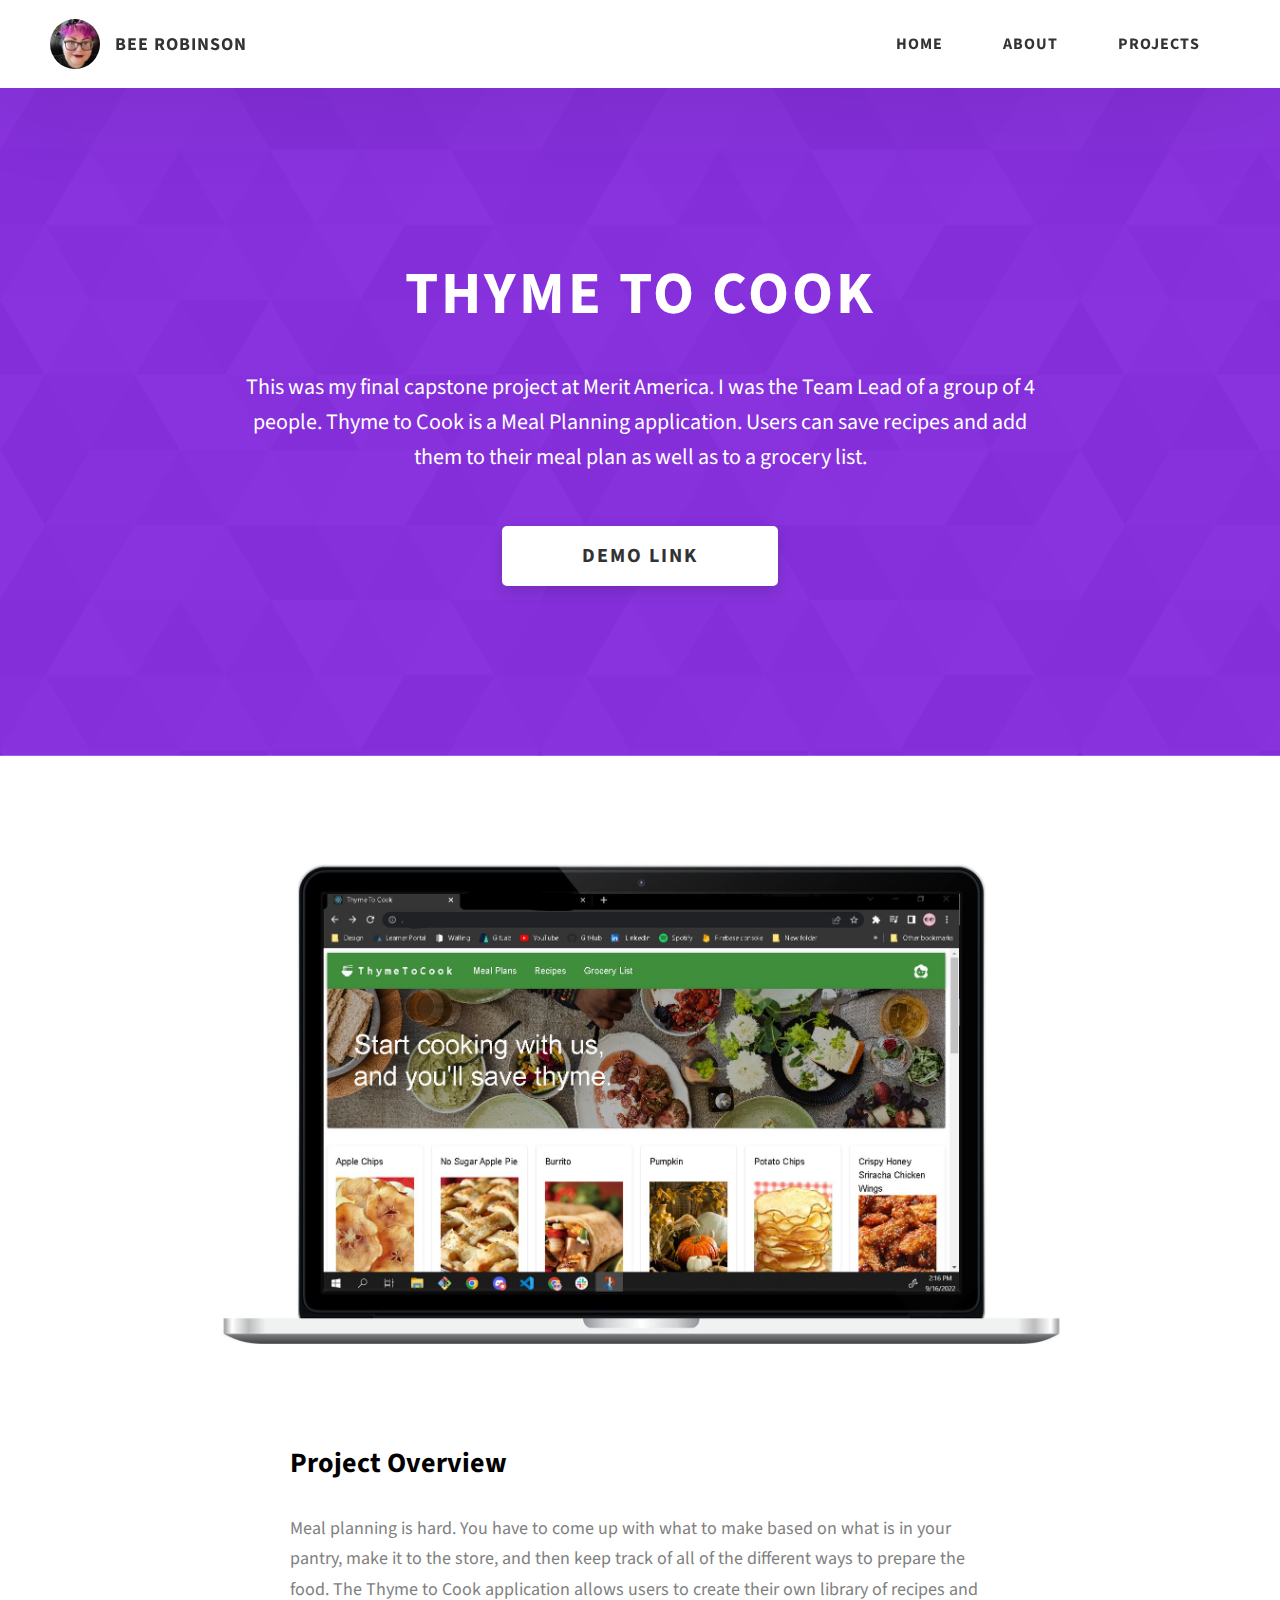
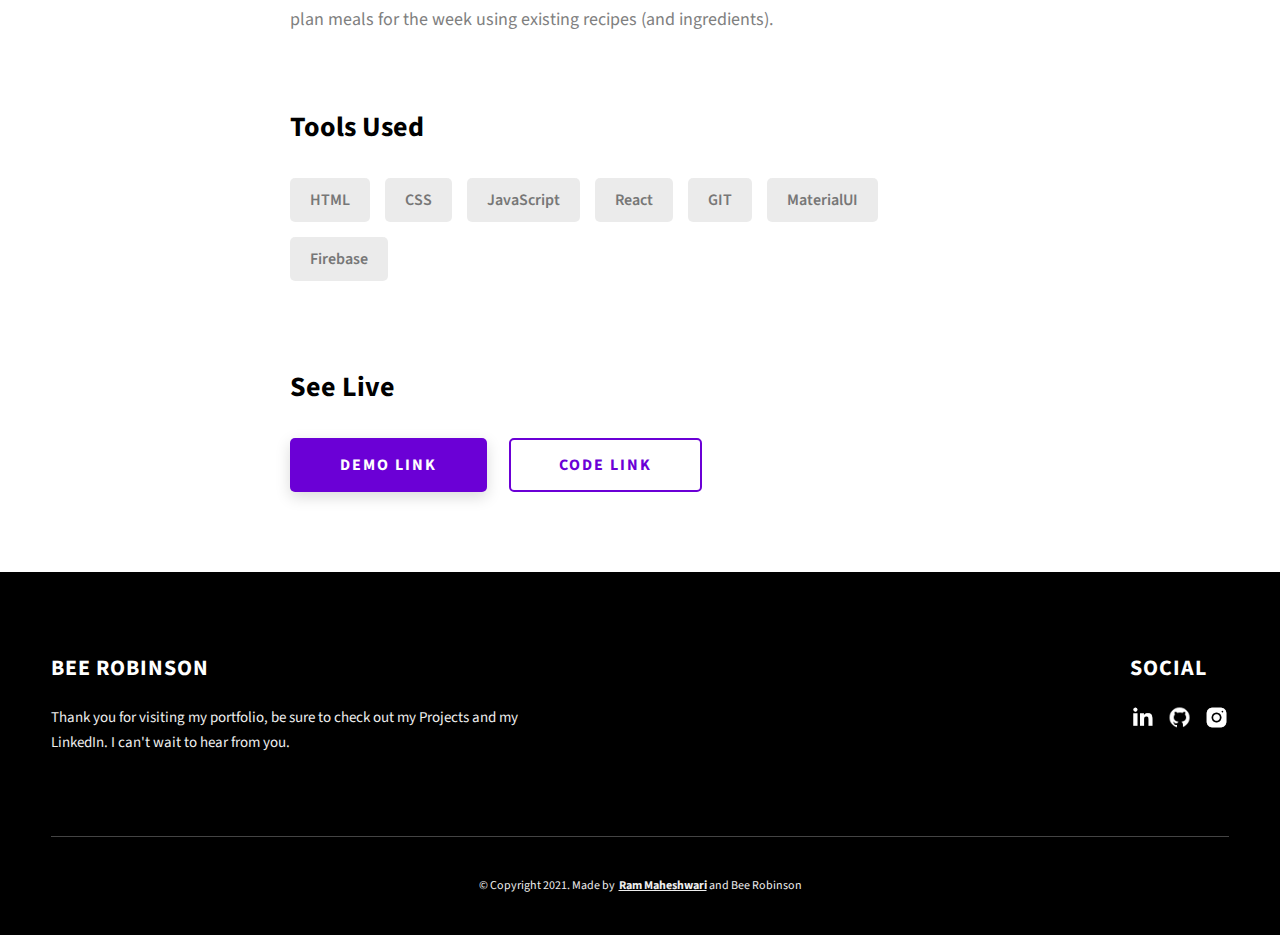
<file: project-2.html>
<!DOCTYPE html>
<html lang="en">
  <head>
    <meta charset="UTF-8" />
    <meta name="viewport" content="width=device-width, initial-scale=1.0" />
    <meta http-equiv="X-UA-Compatible" content="ie=edge" />
    <title>Case Study of Project 2</title>
    <meta name="description" content="Case study page of Project" />

    <link rel="stylesheet" href="css/style.css" />

    <link rel="preconnect" href="https://fonts.googleapis.com" />
    <link rel="preconnect" href="https://fonts.gstatic.com" crossorigin />
    <link
      href="https://fonts.googleapis.com/css2?family=Source+Sans+Pro:wght@400;600;700;900&display=swap"
      rel="stylesheet"
    />
  </head>
  <body>
    <header class="header">
      <div class="header__content">
        <div class="header__logo-container">
          <div class="header__logo-img-cont">
            <img
              src="./assets/bee-picture.jpg"
              alt="Bee Robinson Logo Image"
              class="header__logo-img"
            />
          </div>
          <span class="header__logo-sub">Bee Robinson</span>
        </div>
        <div class="header__main">
          <ul class="header__links">
            <li class="header__link-wrapper">
              <a href="./index.html" class="header__link"> Home </a>
            </li>
            <li class="header__link-wrapper">
              <a href="./index.html#about" class="header__link">About </a>
            </li>
            <li class="header__link-wrapper">
              <a href="./index.html#projects" class="header__link">
                Projects
              </a>
            </li>
            <!-- <li class="header__link-wrapper">
              <a href="./index.html#contact" class="header__link"> Contact </a>
            </li> -->
          </ul>
          <div class="header__main-ham-menu-cont">
            <img
              src="./assets/svg/ham-menu.svg"
              alt="hamburger menu"
              class="header__main-ham-menu"
            />
            <img
              src="./assets/svg/ham-menu-close.svg"
              alt="hamburger menu close"
              class="header__main-ham-menu-close d-none"
            />
          </div>
        </div>
      </div>
      <div class="header__sm-menu">
        <div class="header__sm-menu-content">
          <ul class="header__sm-menu-links">
            <li class="header__sm-menu-link">
              <a href="./index.html"> Home </a>
            </li>

            <li class="header__sm-menu-link">
              <a href="./index.html#about"> About </a>
            </li>

            <li class="header__sm-menu-link">
              <a href="./index.html#projects"> Projects </a>
            </li>

            <!-- <li class="header__sm-menu-link">
              <a href="./index.html#contact"> Contact </a>
            </li> -->
          </ul>
        </div>
      </div>
    </header>
    <section class="project-cs-hero">
      <div class="project-cs-hero__content">
        <h1 class="heading-primary">Thyme to Cook</h1>
        <div class="project-cs-hero__info">
          <p class="text-primary">
            This was my final capstone project at Merit America. I was the Team Lead of a group of 4 people. Thyme to Cook is a Meal Planning application. Users can save recipes and add them to their meal plan as well as to a grocery list.
          </p>
        </div>
        <div class="project-cs-hero__cta">
          <a href="https://youtu.be/CxTvj6gh3ic" class="btn btn--bg" target="_blank">Demo Link</a>
        </div>
      </div>
    </section>
    <section class="project-details">
      <div class="main-container">
        <div class="project-details__content">
          <div class="project-details__showcase-img-cont">
            <img
              src="./assets/jpeg/thyme to cook example.jpg"
              alt="Project Image"
              class="project-details__showcase-img"
            />
          </div>
          <div class="project-details__content-main">
            <div class="project-details__desc">
              <h3 class="project-details__content-title">Project Overview</h3>
              <p class="project-details__desc-para">
                Meal planning is hard. You have to come up with what to make based on what is in your pantry, make it to the store, and then keep track of all of the different ways to prepare the food. The Thyme to Cook application allows users to create their own library of recipes and plan meals for the week using existing recipes (and ingredients).
              </p>
            </div>
            <div class="project-details__tools-used">
              <h3 class="project-details__content-title">Tools Used</h3>
              <div class="skills">
                <div class="skills__skill">HTML</div>
                <div class="skills__skill">CSS</div>
                <div class="skills__skill">JavaScript</div>
                <div class="skills__skill">React</div>
                <div class="skills__skill">GIT</div>
                <div class="skills__skill">MaterialUI</div>
                <div class="skills__skill">Firebase</div>
              </div>
            </div>
            <div class="project-details__links">
              <h3 class="project-details__content-title">See Live</h3>
              <a
                href="https://youtu.be/CxTvj6gh3ic"
                class="btn btn--med btn--theme project-details__links-btn"
                target="_blank"
                >Demo Link</a
              >
              <a
                href="https://github.com/beerobinson/ThymeToCook"
                class="btn btn--med btn--theme-inv project-details__links-btn"
                target="_blank"
                >Code Link</a
              >
            </div>
          </div>
        </div>
      </div>
    </section>
    <footer class="main-footer">
      <div class="main-container">
        <div class="main-footer__upper">
          <div class="main-footer__row main-footer__row-1">
            <h2 class="heading heading-sm main-footer__heading-sm">
              <span>Social</span>
            </h2>
            <div class="main-footer__social-cont">
              <a target="_blank" rel="noreferrer" href="https://www.linkedin.com/in/bee-robinson/">
                <img
                  class="main-footer__icon"
                  src="./assets/png/linkedin-ico.png"
                  alt="icon"
                />
              </a>
              <a target="_blank" rel="noreferrer" href="https://github.com/beerobinson">
                <img
                  class="main-footer__icon"
                  src="./assets/png/github-ico.png"
                  alt="icon"
                />
              </a>

              <a target="_blank" rel="noreferrer" href="https://www.instagram.com/robins.hive/">
                <img
                  class="main-footer__icon main-footer__icon--mr-none"
                  src="./assets/png/insta-ico.png"
                  alt="icon"
                />
              </a>
            </div>
          </div>
          <div class="main-footer__row main-footer__row-2">
            <h4 class="heading heading-sm text-lt">Bee Robinson</h4>
            <p class="main-footer__short-desc">
              Thank you for visiting my portfolio, be sure to check out my Projects and my LinkedIn. I can't wait to hear from you.
            </p>
          </div>
        </div>

        <div class="main-footer__lower">
          &copy; Copyright 2021. Made by
          <a rel="noreferrer" target="_blank" href="https://rammaheshwari.com"
            >Ram Maheshwari</a
          > and Bee Robinson
        </div>
      </div>
    </footer>
    <script src="./index.js"></script>
  </body>
</html>
</file>
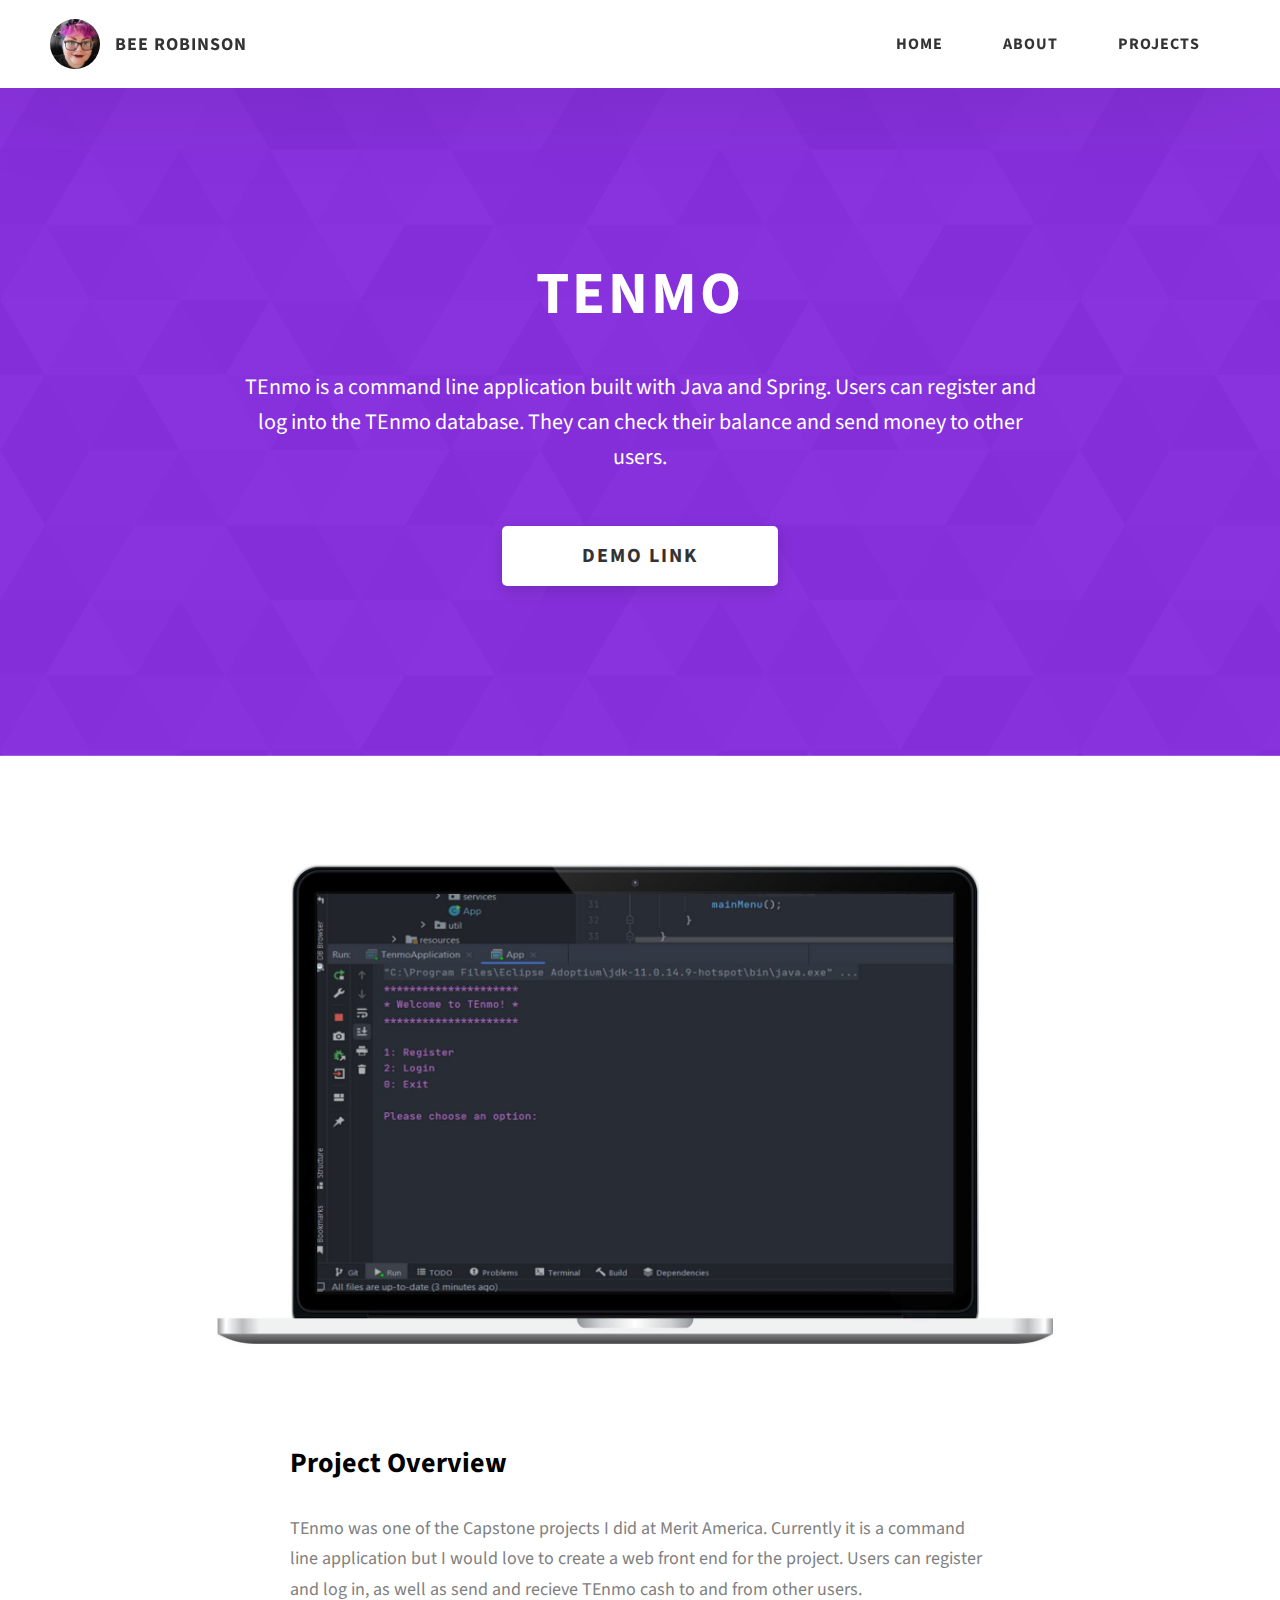
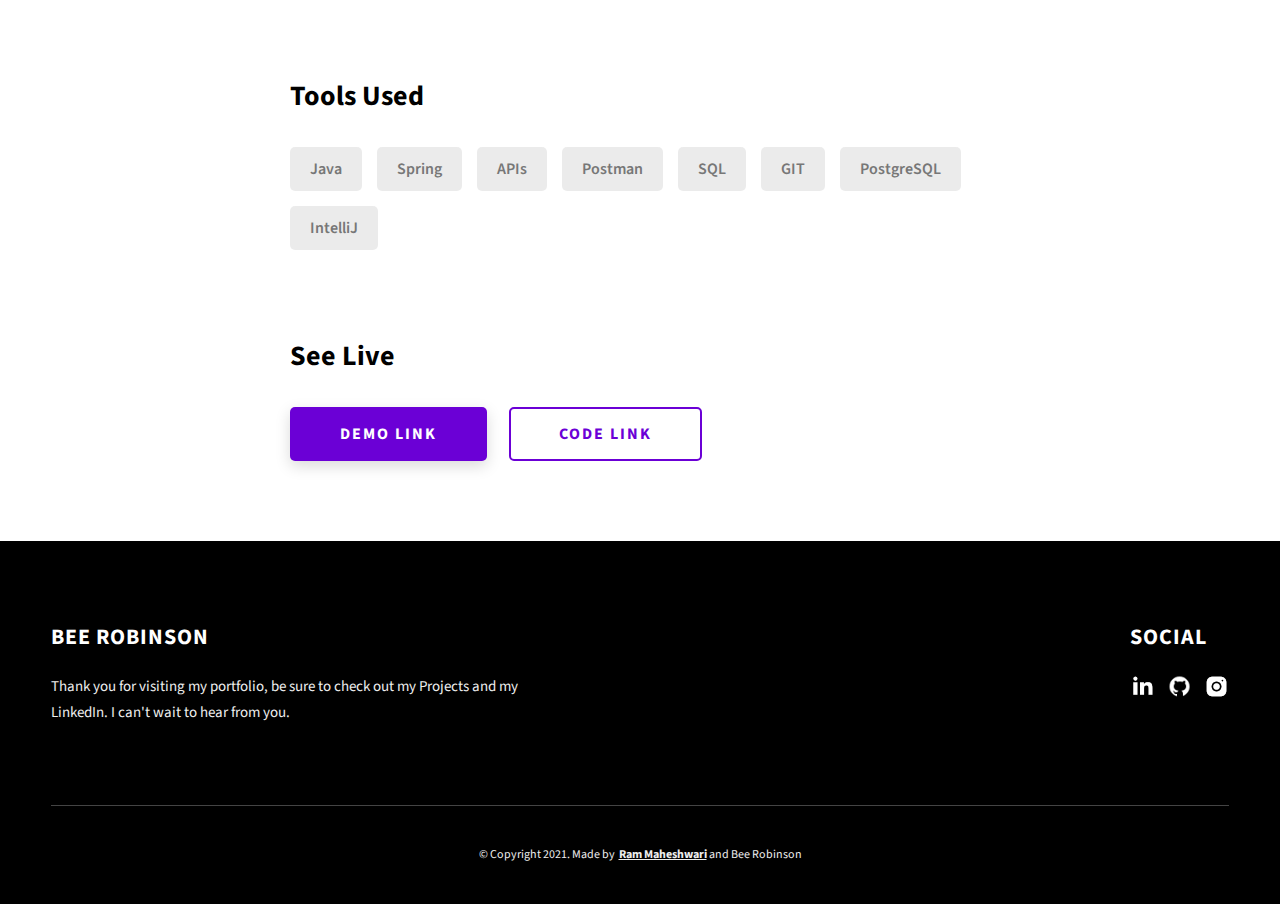
<file: project-3.html>
<!DOCTYPE html>
<html lang="en">
  <head>
    <meta charset="UTF-8" />
    <meta name="viewport" content="width=device-width, initial-scale=1.0" />
    <meta http-equiv="X-UA-Compatible" content="ie=edge" />
    <title>Case Study of Project 3</title>
    <meta name="description" content="Case study page of Project" />

    <link rel="stylesheet" href="css/style.css" />

    <link rel="preconnect" href="https://fonts.googleapis.com" />
    <link rel="preconnect" href="https://fonts.gstatic.com" crossorigin />
    <link
      href="https://fonts.googleapis.com/css2?family=Source+Sans+Pro:wght@400;600;700;900&display=swap"
      rel="stylesheet"
    />
  </head>
  <body>
    <header class="header">
      <div class="header__content">
        <div class="header__logo-container">
          <div class="header__logo-img-cont">
            <img
              src="./assets/bee-picture.jpg"
              alt="Bee Robinson Logo Image"
              class="header__logo-img"
            />
          </div>
          <span class="header__logo-sub">Bee Robinson</span>
        </div>
        <div class="header__main">
          <ul class="header__links">
            <li class="header__link-wrapper">
              <a href="./index.html" class="header__link"> Home </a>
            </li>
            <li class="header__link-wrapper">
              <a href="./index.html#about" class="header__link">About </a>
            </li>
            <li class="header__link-wrapper">
              <a href="./index.html#projects" class="header__link">
                Projects
              </a>
            </li>
            <!-- <li class="header__link-wrapper">
              <a href="./index.html#contact" class="header__link"> Contact </a>
            </li> -->
          </ul>
          <div class="header__main-ham-menu-cont">
            <img
              src="./assets/svg/ham-menu.svg"
              alt="hamburger menu"
              class="header__main-ham-menu"
            />
            <img
              src="./assets/svg/ham-menu-close.svg"
              alt="hamburger menu close"
              class="header__main-ham-menu-close d-none"
            />
          </div>
        </div>
      </div>
      <div class="header__sm-menu">
        <div class="header__sm-menu-content">
          <ul class="header__sm-menu-links">
            <li class="header__sm-menu-link">
              <a href="./index.html"> Home </a>
            </li>

            <li class="header__sm-menu-link">
              <a href="./index.html#about"> About </a>
            </li>

            <li class="header__sm-menu-link">
              <a href="./index.html#projects"> Projects </a>
            </li>

            <!-- <li class="header__sm-menu-link">
              <a href="./index.html#contact"> Contact </a>
            </li> -->
          </ul>
        </div>
      </div>
    </header>
    <section class="project-cs-hero">
      <div class="project-cs-hero__content">
        <h1 class="heading-primary">TEnmo</h1>
        <div class="project-cs-hero__info">
          <p class="text-primary">
            TEnmo is a command line application built with Java and Spring. Users can register and log into the TEnmo database. They can check their balance and send money to other users.
          </p>
        </div>
        <div class="project-cs-hero__cta">
          <a href="https://youtu.be/fv57xM9mg0g" class="btn btn--bg" target="_blank">Demo Link</a>
        </div>
      </div>
    </section>
    <section class="project-details">
      <div class="main-container">
        <div class="project-details__content">
          <div class="project-details__showcase-img-cont">
            <img
              src="./assets/jpeg/TEnmo Example.jpg"
              alt="Project Image"
              class="project-details__showcase-img"
            />
          </div>
          <div class="project-details__content-main">
            <div class="project-details__desc">
              <h3 class="project-details__content-title">Project Overview</h3>
              <p class="project-details__desc-para">
              TEnmo was one of the Capstone projects I did at Merit America. Currently it is a command line application but I would love to create a web front end for the project. Users can register and log in, as well as send and recieve TEnmo cash to and from other users.   
              </p>
            </div>
            <div class="project-details__tools-used">
              <h3 class="project-details__content-title">Tools Used</h3>
              <div class="skills">
                <div class="skills__skill">Java</div>
                <div class="skills__skill">Spring</div>
                <div class="skills__skill">APIs</div>
                <div class="skills__skill">Postman</div>
                <div class="skills__skill">SQL</div>
                <div class="skills__skill">GIT</div>
                <div class="skills__skill">PostgreSQL</div>
                <div class="skills__skill">IntelliJ</div>
              </div>
            </div>
            <div class="project-details__links">
              <h3 class="project-details__content-title">See Live</h3>
              <a
                href="https://youtu.be/fv57xM9mg0g"
                class="btn btn--med btn--theme project-details__links-btn"
                target="_blank"
                >Demo Link</a
              >
              <a
                href="https://github.com/beerobinson/TEnmo"
                class="btn btn--med btn--theme-inv project-details__links-btn"
                target="_blank"
                >Code Link</a
              >
            </div>
          </div>
        </div>
      </div>
    </section>
    <footer class="main-footer">
      <div class="main-container">
        <div class="main-footer__upper">
          <div class="main-footer__row main-footer__row-1">
            <h2 class="heading heading-sm main-footer__heading-sm">
              <span>Social</span>
            </h2>
            <div class="main-footer__social-cont">
              <a target="_blank" rel="noreferrer" href="https://www.linkedin.com/in/bee-robinson/">
                <img
                  class="main-footer__icon"
                  src="./assets/png/linkedin-ico.png"
                  alt="icon"
                />
              </a>
              <a target="_blank" rel="noreferrer" href="https://github.com/beerobinson">
                <img
                  class="main-footer__icon"
                  src="./assets/png/github-ico.png"
                  alt="icon"
                />
              </a>
              <a target="_blank" rel="noreferrer" href="https://www.instagram.com/robins.hive/">
                <img
                  class="main-footer__icon main-footer__icon--mr-none"
                  src="./assets/png/insta-ico.png"
                  alt="icon"
                />
              </a>
            </div>
          </div>
          <div class="main-footer__row main-footer__row-2">
            <h4 class="heading heading-sm text-lt">Bee Robinson</h4>
            <p class="main-footer__short-desc">
              Thank you for visiting my portfolio, be sure to check out my Projects and my LinkedIn. I can't wait to hear from you.
            </p>
          </div>
        </div>

        <!-- If you give me some credit or shoutout here by linking to my website, then it will be a big thing for me and will help me a lot :) -->
        <div class="main-footer__lower">
          &copy; Copyright 2021. Made by
          <a rel="noreferrer" target="_blank" href="https://rammaheshwari.com"
            >Ram Maheshwari</a
          > and Bee Robinson
        </div>
      </div>
    </footer>
    <script src="./index.js"></script>
  </body>
</html>
</file>
<file: css/style.css>
/*
0 - 600px:      Phone
600 - 900px:    Tablet portrait
900 - 1200px:   Tablet landscape
[1200 - 1800] is where our normal styles apply
1800px + :      Big desktop
$breakpoint arguement choices:
- phone
- tab-port
- tab-land
- big-desktop

Inside media queries 1em is always 16px i.e 1em = 16px at every screen size only inside media queries
*/
*,
*::after,
*::before {
  margin: 0;
  padding: 0;
  box-sizing: inherit;
  font-family: inherit; }

html {
  font-size: 62.5%;
  scroll-behavior: smooth; }
  @media only screen and (max-width: 75em) {
    html {
      font-size: 59%; } }
  @media only screen and (max-width: 56.25em) {
    html {
      font-size: 56%; } }
  @media only screen and (min-width: 112.5em) {
    html {
      font-size: 65%; } }

body {
  box-sizing: border-box;
  position: relative;
  line-height: 1.5;
  font-family: sans-serif;
  overflow-x: hidden;
  overflow-y: scroll;
  font-family: 'Source Sans Pro', sans-serif; }

a {
  text-decoration: none;
  color: inherit; }

li {
  list-style: none; }


input:focus,
button:focus,
a:focus,
textarea:focus {
  outline: none; }

button {
  border: none;
  cursor: pointer; }

textarea {
  resize: none; }

.heading-primary {
  font-size: 6rem;
  text-transform: uppercase;
  letter-spacing: 3px;
  text-align: center; }
  @media only screen and (max-width: 37.5em) {
    .heading-primary {
      font-size: 4.5rem; } }

.heading-sec__mb-bg {
  margin-bottom: 11rem; }
  @media only screen and (max-width: 56.25em) {
    .heading-sec__mb-bg {
      margin-bottom: 8rem; } }

.heading-sec__mb-med {
  margin-bottom: 9rem; }
  @media only screen and (max-width: 56.25em) {
    .heading-sec__mb-med {
      margin-bottom: 8rem; } }

.heading-sec__main {
  display: block;
  font-size: 4rem;
  text-transform: uppercase;
  letter-spacing: 1px;
  letter-spacing: 3px;
  text-align: center;
  margin-bottom: 3.5rem;
  position: relative; }
  .heading-sec__main--lt {
    color: #fff; }
    .heading-sec__main--lt::after {
      content: '';
      background: #fff !important; }
  .heading-sec__main::after {
    content: '';
    position: absolute;
    top: calc(100% + 1.5rem);
    height: 5px;
    width: 3rem;
    background: #6B00D6;
    left: 50%;
    transform: translateX(-50%);
    border-radius: 5px; }
    @media only screen and (max-width: 37.5em) {
      .heading-sec__main::after {
        top: calc(100% + 1.2rem); } }

.heading-sec__sub {
  display: block;
  text-align: center;
  color: #777;
  font-size: 2rem;
  font-weight: 500;
  max-width: 80rem;
  margin: auto;
  line-height: 1.6; }
  @media only screen and (max-width: 37.5em) {
    .heading-sec__sub {
      font-size: 1.8rem; } }
  .heading-sec__sub--lt {
    color: #eee; }

.heading-sm {
  font-size: 2.2rem;
  text-transform: uppercase;
  letter-spacing: 1px; }

.main-container {
  max-width: 120rem;
  margin: auto;
  width: 92%; }

.btn {
  background: #fff;
  color: #333;
  text-transform: uppercase;
  letter-spacing: 2px;
  display: inline-block;
  font-weight: 700;
  border-radius: 5px;
  box-shadow: 0 5px 15px 0 rgba(0, 0, 0, 0.15);
  transition: transform .3s; }
  .btn:hover {
    transform: translateY(-3px); }
  .btn--bg {
    padding: 1.5rem 8rem;
    font-size: 2rem; }
  .btn--med {
    padding: 1.5rem 5rem;
    font-size: 1.6rem; }
  .btn--theme {
    background: #6B00D6;
    color: #fff; }
  .btn--theme-inv {
    color: #6B00D6;
    background: #fff;
    border: 2px solid #6B00D6;
    box-shadow: none;
    padding: calc(1.5rem - 2px) calc(5rem - 2px); }

.sec-pad {
  padding: 12rem 0; }
  @media only screen and (max-width: 56.25em) {
    .sec-pad {
      padding: 8rem 0; } }

.text-primary {
  color: #fff;
  font-size: 2.2rem;
  text-align: center;
  width: 100%;
  line-height: 1.6; }
  @media only screen and (max-width: 37.5em) {
    .text-primary {
      font-size: 2rem; } }

.d-none {
  display: none; }

.home-hero {
  color: #fff;
  background: linear-gradient(to right, rgba(107, 0, 214, 0.8), rgba(107, 0, 214, 0.8)), url(../../assets/svg/common-bg.svg);
  background-position: center;
  height: 100vh;
  min-height: 80rem;
  max-height: 120rem;
  position: relative; }
  @media only screen and (max-width: 37.5em) {
    .home-hero {
      height: unset;
      min-height: unset; } }
  .home-hero__socials {
    position: absolute;
    top: 50%;
    border: 2px solid #eee;
    border-left: 2px solid #eee;
    transform: translateY(-50%); }
    @media only screen and (max-width: 56.25em) {
      .home-hero__socials {
        display: none; } }
  .home-hero__mouse-scroll-cont {
    position: absolute;
    bottom: 3%;
    left: 50%;
    transform: translateX(-50%); }
    @media only screen and (max-width: 37.5em) {
      .home-hero__mouse-scroll-cont {
        display: none; } }
  .home-hero__social {
    width: 5rem; }
  .home-hero__social-icon-link {
    width: 100%;
    display: block;
    padding: 1.2rem;
    border-bottom: 2px solid #eee;
    transition: background .3s; }
    .home-hero__social-icon-link:hover {
      background: rgba(255, 255, 255, 0.1); }
    .home-hero__social-icon-link--bd-none {
      border-bottom: 0; }
  .home-hero__social-icon {
    width: 100%; }
  .home-hero__content {
    position: absolute;
    top: 50%;
    left: 50%;
    transform: translate(-50%, -50%);
    max-width: 90rem;
    width: 92%; }
    @media only screen and (max-width: 37.5em) {
      .home-hero__content {
        padding: 19rem 0 13rem 0;
        margin: auto;
        position: static;
        transform: translate(0, 0); } }
  .home-hero__info {
    margin: 3rem auto 0 auto;
    max-width: 80rem; }
  .home-hero__cta {
    margin-top: 5rem;
    text-align: center; }

.about {
  background: #fafafa; }
  .about__content {
    display: grid;
    grid-template-columns: 1fr 1fr;
    grid-gap: 10rem; }
    @media only screen and (max-width: 56.25em) {
      .about__content {
        grid-template-columns: 1fr;
        grid-gap: 8rem; } }
    .about__content-title {
      font-weight: 700;
      font-size: 2.8rem;
      margin-bottom: 3rem; }
      @media only screen and (max-width: 37.5em) {
        .about__content-title {
          font-size: 2.4rem; } }
    .about__content-details-para {
      font-size: 1.8rem;
      color: grey;
      max-width: 60rem;
      line-height: 1.7;
      margin-bottom: 1rem; }
      .about__content-details-para--hl {
        font-weight: 700;
        margin: 0 3px; }
      .about__content-details-para:last-child {
        margin-bottom: 4rem; }

.projects__row {
  display: grid;
  grid-template-columns: 1.5fr 1fr;
  grid-gap: 5rem;
  margin-bottom: 11rem; }
  @media only screen and (max-width: 56.25em) {
    .projects__row {
      grid-template-columns: 1fr;
      grid-gap: 2rem;
      margin-bottom: 8rem; } }
  @media only screen and (max-width: 56.25em) {
    .projects__row {
      text-align: center; } }
  .projects__row:last-child {
    margin-bottom: 0; }
  .projects__row-img-cont {
    overflow: hidden; }
  .projects__row-img {
    width: 100%;
    display: block;
    object-fit: cover; }
  .projects__row-content {
    padding: 2rem 0;
    display: flex;
    justify-content: center;
    flex-direction: column;
    align-items: flex-start; }
    @media only screen and (max-width: 56.25em) {
      .projects__row-content {
        align-items: center; } }
    .projects__row-content-title {
      font-weight: 700;
      font-size: 2.8rem;
      margin-bottom: 2rem; }
      @media only screen and (max-width: 37.5em) {
        .projects__row-content-title {
          font-size: 2.4rem; } }
    .projects__row-content-desc {
      font-size: 1.8rem;
      color: grey;
      max-width: 60rem;
      line-height: 1.7;
      margin-bottom: 3rem; }
      @media only screen and (max-width: 37.5em) {
        .projects__row-content-desc {
          font-size: 1.7rem; } }

.contact {
  background: linear-gradient(to right, rgba(107, 0, 214, 0.8), rgba(107, 0, 214, 0.8)), url(../../assets/svg/common-bg.svg);
  background-size: cover;
  background-position: center; }
  .contact__form-container {
    box-shadow: 0 0 10px rgba(0, 0, 0, 0.1);
    background: white;
    padding: 4rem;
    margin-top: 6rem;
    max-width: 80rem;
    text-align: right;
    width: 95%;
    border-radius: 5px;
    margin: 5rem auto 0 auto; }
    @media only screen and (max-width: 37.5em) {
      .contact__form-container {
        padding: 3rem; } }
  .contact__form-field {
    margin-bottom: 4rem; }
    @media only screen and (max-width: 37.5em) {
      .contact__form-field {
        margin-bottom: 3rem; } }
  .contact__form-label {
    color: #666;
    font-size: 1.4rem;
    letter-spacing: 1px;
    font-weight: 700;
    margin-bottom: 1rem;
    display: block;
    text-align: left; }
  .contact__form-input {
    color: #333;
    padding: 2rem;
    width: 100%;
    border: 1px solid #ebebeb;
    font-size: 1.6rem;
    letter-spacing: 0px;
    background: #f0f0f0;
    border-radius: 5px;
    font-weight: 600;
    /* Code for Modern Browsers */
    /* Code for WebKit, Blink, Edge */
    /* Code for Internet Explorer 10-11 */
    /* Code for Microsoft Edge */
    /* Code for Mozilla Firefox 4 to 18 */
    /* Code for Mozilla Firefox 19+ */ }
    .contact__form-input::placeholder {
      color: #999;
      font-weight: 600;
      font-size: 1.6rem; }
    .contact__form-input::-webkit-input-placeholder {
      color: #999;
      font-weight: 600;
      font-size: 1.6rem; }
    .contact__form-input:-ms-input-placeholder {
      color: #999;
      font-weight: 600;
      font-size: 1.6rem; }
    .contact__form-input::-ms-input-placeholder {
      color: #999;
      font-weight: 600;
      font-size: 1.6rem; }
    .contact__form-input:-moz-placeholder {
      opacity: 1;
      color: #999;
      font-weight: 600;
      font-size: 1.6rem; }
    .contact__form-input::-moz-placeholder {
      opacity: 1;
      color: #999;
      font-weight: 600;
      font-size: 1.6rem; }
  .contact__btn {
    width: 30%;
    padding: 2rem 4rem;
    font-size: 1.6rem; }
    @media only screen and (max-width: 37.5em) {
      .contact__btn {
        width: 100%; } }

.project-cs-hero {
  color: #fff;
  background: linear-gradient(to right, rgba(107, 0, 214, 0.8), rgba(107, 0, 214, 0.8)), url(../../assets/svg/common-bg.svg);
  background-size: cover;
  background-position: center;
  position: relative; }
  @media only screen and (max-width: 37.5em) {
    .project-cs-hero {
      height: unset;
      min-height: unset; } }
  .project-cs-hero__content {
    padding: 25rem 0 17rem 0;
    max-width: 90rem;
    width: 92%;
    margin: auto; }
    @media only screen and (max-width: 37.5em) {
      .project-cs-hero__content {
        padding: 19rem 0 13rem 0;
        margin: auto;
        position: static;
        transform: translate(0, 0); } }
  .project-cs-hero__info {
    margin: 3rem auto 0 auto;
    max-width: 80rem; }
  .project-cs-hero__cta {
    margin-top: 5rem;
    text-align: center; }

.project-details__content {
  padding: 8rem 0;
  max-width: 90rem;
  margin: auto; }
  .project-details__content-title {
    font-weight: 700;
    font-size: 2.8rem;
    margin-bottom: 3rem; }
    @media only screen and (max-width: 37.5em) {
      .project-details__content-title {
        font-size: 2.4rem; } }

.project-details__showcase-img-cont {
  width: 100%;
  margin-bottom: 6rem; }

.project-details__showcase-img {
  width: 100%; }

.project-details__content-main {
  width: 100%;
  max-width: 70rem;
  margin: auto; }

.project-details__desc {
  margin: 0 0 7rem 0; }
  .project-details__desc-para {
    font-size: 1.8rem;
    line-height: 1.7;
    color: grey;
    margin-bottom: 2rem; }

.project-details__tools-used {
  margin: 0 0 7rem 0; }
  .project-details__tools-used-list {
    display: flex;
    flex-wrap: wrap; }
  .project-details__tools-used-item {
    padding: 1rem 2rem;
    margin-bottom: 1.5rem;
    margin-right: 1.5rem;
    font-size: 1.6rem;
    background: rgba(153, 153, 153, 0.2);
    border-radius: 5px;
    font-weight: 600;
    color: #777; }

.project-details__links {
  margin: 0 0; }
  .project-details__links-btn {
    margin-right: 2rem; }
    @media only screen and (max-width: 37.5em) {
      .project-details__links-btn {
        margin-right: 0;
        width: 70%;
        margin-bottom: 2rem;
        text-align: center; } }
    .project-details__links-btn:last-child {
      margin: 0; }
      @media only screen and (max-width: 37.5em) {
        .project-details__links-btn:last-child {
          margin: 0; } }

.header {
  position: fixed;
  width: 100%;
  z-index: 1000;
  background: #000;
  background: #fff;
  box-shadow: 0 10px 100px rgba(0, 0, 0, 0.1); }
  .header__content {
    display: flex;
    align-items: center;
    justify-content: space-between;
    padding: 1rem 5rem; }
    @media only screen and (max-width: 56.25em) {
      .header__content {
        padding: 0 2rem; } }
  .header__logo-container {
    display: flex;
    align-items: center;
    cursor: pointer;
    color: #333;
    transition: color .3s; }
    .header__logo-container:hover {
      color: #6B00D6; }
  .header__logo-img-cont {
    width: 5rem;
    height: 5rem;
    border-radius: 50px;
    overflow: hidden;
    margin-right: 1.5rem;
    background: #6B00D6; }
    @media only screen and (max-width: 56.25em) {
      .header__logo-img-cont {
        width: 4.5rem;
        height: 4.5rem;
        margin-right: 1.2rem; } }
  .header__logo-img {
    width: 100%;
    height: 100%;
    object-fit: cover;
    object-position: center;
    display: block; }
  .header__logo-sub {
    font-size: 1.8rem;
    text-transform: uppercase;
    font-weight: 700;
    letter-spacing: 1px; }
  .header__links {
    display: flex; }
    @media only screen and (max-width: 37.5em) {
      .header__links {
        display: none; } }
  .header__link {
    padding: 2.2rem 3rem;
    display: inline-block;
    font-size: 1.6rem;
    color: #333;
    text-transform: uppercase;
    letter-spacing: 1px;
    font-weight: 700;
    transition: color .3s; }
    .header__link:hover {
      color: #6B00D6; }
    @media only screen and (max-width: 56.25em) {
      .header__link {
        padding: 3rem 1.8rem;
        font-size: 1.5rem; } }
  .header__main-ham-menu-cont {
    display: none;
    width: 3rem;
    padding: 2.2rem 0; }
    @media only screen and (max-width: 37.5em) {
      .header__main-ham-menu-cont {
        display: block; } }
  .header__main-ham-menu {
    width: 100%; }
  .header__main-ham-menu-close {
    width: 100%; }
  .header__sm-menu {
    background: #fff;
    position: absolute;
    width: 100%;
    top: 100%;
    visibility: hidden;
    opacity: 0;
    transition: all .3s;
    box-shadow: 0px 5px 5px 0px rgba(0, 0, 0, 0.1);
    -webkit-box-shadow: 0px 5px 5px 0px rgba(0, 0, 0, 0.1);
    -moz-box-shadow: 0px 5px 5px 0px rgba(0, 0, 0, 0.1); }
    .header__sm-menu--active {
      visibility: hidden;
      opacity: 0; }
      @media only screen and (max-width: 37.5em) {
        .header__sm-menu--active {
          visibility: visible;
          opacity: 1; } }
  .header__sm-menu-link a {
    display: block;
    text-decoration: none;
    padding: 2.5rem 3rem;
    font-size: 1.6rem;
    color: #333;
    text-align: right;
    border-bottom: 1px solid #eee;
    font-weight: 700;
    text-transform: uppercase;
    letter-spacing: 2px;
    transition: color .3s; }
    .header__sm-menu-link a:hover {
      color: #6B00D6; }
  .header__sm-menu-link:first-child a {
    border-top: 1px solid #eee; }
  .header__sm-menu-link-last {
    border-bottom: 0; }

.main-footer {
  background: #000;
  color: #fff; }
  .main-footer__upper {
    display: flex;
    justify-content: space-between;
    padding: 8rem 0; }
    @media only screen and (max-width: 56.25em) {
      .main-footer__upper {
        padding: 6rem 0; } }
    @media only screen and (max-width: 37.5em) {
      .main-footer__upper {
        display: block; } }
  .main-footer__row-1 {
    order: 2; }
    @media only screen and (max-width: 56.25em) {
      .main-footer__row-1 {
        margin-bottom: 5rem; } }
  .main-footer__row-2 {
    width: 40%;
    order: 1;
    max-width: 50rem; }
    @media only screen and (max-width: 56.25em) {
      .main-footer__row-2 {
        width: 100%; } }
  .main-footer__short-desc {
    margin-top: 2rem;
    color: #eee;
    font-size: 1.5rem;
    line-height: 1.7; }
  .main-footer__social-cont {
    margin-top: 2rem; }
  .main-footer__icon {
    margin-right: 1rem;
    width: 2.5rem; }
    .main-footer__icon--mr-none {
      margin-right: 0; }
  .main-footer__lower {
    padding: 4rem 0;
    border-top: 1px solid #444;
    color: #eee;
    font-size: 1.2rem;
    text-align: left;
    text-align: center; }
    .main-footer__lower a {
      text-decoration: underline;
      font-weight: bold;
      margin-left: 2px; }
    @media only screen and (max-width: 56.25em) {
      .main-footer__lower {
        padding: 3.5rem 0; } }

.skills {
  display: flex;
  flex-wrap: wrap; }
  .skills__skill {
    padding: 1rem 2rem;
    margin-bottom: 1.5rem;
    margin-right: 1.5rem;
    font-size: 1.6rem;
    background: rgba(153, 153, 153, 0.2);
    border-radius: 5px;
    font-weight: 600;
    color: #777; }

.mouse {
  width: 25px;
  height: 40px;
  border: 2px solid #eee;
  border-radius: 60px;
  position: relative;
  overflow: hidden; }
  .mouse::before {
    content: '';
    width: 5px;
    height: 5px;
    position: absolute;
    top: 7px;
    left: 50%;
    transform: translateX(-50%);
    background-color: #eee;
    border-radius: 50%;
    opacity: 1;
    animation: wheel 1.3s infinite;
    -webkit-animation: wheel 1.3s infinite; }

@keyframes wheel {
  to {
    opacity: 0;
    top: 27px; } }

@-webkit-keyframes wheel {
  to {
    opacity: 0;
    top: 27px; } }
</file>
<file: Portfolio/css/style.css>
/*
0 - 600px:      Phone
600 - 900px:    Tablet portrait
900 - 1200px:   Tablet landscape
[1200 - 1800] is where our normal styles apply
1800px + :      Big desktop
$breakpoint arguement choices:
- phone
- tab-port
- tab-land
- big-desktop

Inside media queries 1em is always 16px i.e 1em = 16px at every screen size only inside media queries
*/
*,
*::after,
*::before {
  margin: 0;
  padding: 0;
  box-sizing: inherit;
  font-family: inherit; }

html {
  font-size: 62.5%;
  scroll-behavior: smooth; }
  @media only screen and (max-width: 75em) {
    html {
      font-size: 59%; } }
  @media only screen and (max-width: 56.25em) {
    html {
      font-size: 56%; } }
  @media only screen and (min-width: 112.5em) {
    html {
      font-size: 65%; } }

body {
  box-sizing: border-box;
  position: relative;
  line-height: 1.5;
  font-family: sans-serif;
  overflow-x: hidden;
  overflow-y: scroll;
  font-family: 'Source Sans Pro', sans-serif; }

a {
  text-decoration: none;
  color: inherit; }

li {
  list-style: none; }

input:focus,
button:focus,
a:focus,
textarea:focus {
  outline: none; }

button {
  border: none;
  cursor: pointer; }

textarea {
  resize: none; }

.heading-primary {
  font-size: 6rem;
  text-transform: uppercase;
  letter-spacing: 3px;
  text-align: center; }
  @media only screen and (max-width: 37.5em) {
    .heading-primary {
      font-size: 4.5rem; } }

.heading-sec__mb-bg {
  margin-bottom: 11rem; }
  @media only screen and (max-width: 56.25em) {
    .heading-sec__mb-bg {
      margin-bottom: 8rem; } }

.heading-sec__mb-med {
  margin-bottom: 9rem; }
  @media only screen and (max-width: 56.25em) {
    .heading-sec__mb-med {
      margin-bottom: 8rem; } }

.heading-sec__main {
  display: block;
  font-size: 4rem;
  text-transform: uppercase;
  letter-spacing: 1px;
  letter-spacing: 3px;
  text-align: center;
  margin-bottom: 3.5rem;
  position: relative; }
  .heading-sec__main--lt {
    color: #fff; }
    .heading-sec__main--lt::after {
      content: '';
      background: #fff !important; }
  .heading-sec__main::after {
    content: '';
    position: absolute;
    top: calc(100% + 1.5rem);
    height: 5px;
    width: 3rem;
    background: #6B00D6;
    left: 50%;
    transform: translateX(-50%);
    border-radius: 5px; }
    @media only screen and (max-width: 37.5em) {
      .heading-sec__main::after {
        top: calc(100% + 1.2rem); } }

.heading-sec__sub {
  display: block;
  text-align: center;
  color: #777;
  font-size: 2rem;
  font-weight: 500;
  max-width: 80rem;
  margin: auto;
  line-height: 1.6; }
  @media only screen and (max-width: 37.5em) {
    .heading-sec__sub {
      font-size: 1.8rem; } }
  .heading-sec__sub--lt {
    color: #eee; }

.heading-sm {
  font-size: 2.2rem;
  text-transform: uppercase;
  letter-spacing: 1px; }

.main-container {
  max-width: 120rem;
  margin: auto;
  width: 92%; }

.btn {
  background: #fff;
  color: #333;
  text-transform: uppercase;
  letter-spacing: 2px;
  display: inline-block;
  font-weight: 700;
  border-radius: 5px;
  box-shadow: 0 5px 15px 0 rgba(0, 0, 0, 0.15);
  transition: transform .3s; }
  .btn:hover {
    transform: translateY(-3px); }
  .btn--bg {
    padding: 1.5rem 8rem;
    font-size: 2rem; }
  .btn--med {
    padding: 1.5rem 5rem;
    font-size: 1.6rem; }
  .btn--theme {
    background: #6B00D6;
    color: #fff; }
  .btn--theme-inv {
    color: #6B00D6;
    background: #fff;
    border: 2px solid #6B00D6;
    box-shadow: none;
    padding: calc(1.5rem - 2px) calc(5rem - 2px); }

.sec-pad {
  padding: 12rem 0; }
  @media only screen and (max-width: 56.25em) {
    .sec-pad {
      padding: 8rem 0; } }

.text-primary {
  color: #fff;
  font-size: 2.2rem;
  text-align: center;
  width: 100%;
  line-height: 1.6; }
  @media only screen and (max-width: 37.5em) {
    .text-primary {
      font-size: 2rem; } }

.d-none {
  display: none; }

.home-hero {
  color: #fff;
  background: linear-gradient(to right, rgba(107, 0, 214, 0.8), rgba(107, 0, 214, 0.8)), url(../../assets/svg/common-bg.svg);
  background-position: center;
  height: 100vh;
  min-height: 80rem;
  max-height: 120rem;
  position: relative; }
  @media only screen and (max-width: 37.5em) {
    .home-hero {
      height: unset;
      min-height: unset; } }
  .home-hero__socials {
    position: absolute;
    top: 50%;
    border: 2px solid #eee;
    border-left: 2px solid #eee;
    transform: translateY(-50%); }
    @media only screen and (max-width: 56.25em) {
      .home-hero__socials {
        display: none; } }
  .home-hero__mouse-scroll-cont {
    position: absolute;
    bottom: 3%;
    left: 50%;
    transform: translateX(-50%); }
    @media only screen and (max-width: 37.5em) {
      .home-hero__mouse-scroll-cont {
        display: none; } }
  .home-hero__social {
    width: 5rem; }
  .home-hero__social-icon-link {
    width: 100%;
    display: block;
    padding: 1.2rem;
    border-bottom: 2px solid #eee;
    transition: background .3s; }
    .home-hero__social-icon-link:hover {
      background: rgba(255, 255, 255, 0.1); }
    .home-hero__social-icon-link--bd-none {
      border-bottom: 0; }
  .home-hero__social-icon {
    width: 100%; }
  .home-hero__content {
    position: absolute;
    top: 50%;
    left: 50%;
    transform: translate(-50%, -50%);
    max-width: 90rem;
    width: 92%; }
    @media only screen and (max-width: 37.5em) {
      .home-hero__content {
        padding: 19rem 0 13rem 0;
        margin: auto;
        position: static;
        transform: translate(0, 0); } }
  .home-hero__info {
    margin: 3rem auto 0 auto;
    max-width: 80rem; }
  .home-hero__cta {
    margin-top: 5rem;
    text-align: center; }

.about {
  background: #fafafa; }
  .about__content {
    display: grid;
    grid-template-columns: 1fr 1fr;
    grid-gap: 10rem; }
    @media only screen and (max-width: 56.25em) {
      .about__content {
        grid-template-columns: 1fr;
        grid-gap: 8rem; } }
    .about__content-title {
      font-weight: 700;
      font-size: 2.8rem;
      margin-bottom: 3rem; }
      @media only screen and (max-width: 37.5em) {
        .about__content-title {
          font-size: 2.4rem; } }
    .about__content-details-para {
      font-size: 1.8rem;
      color: grey;
      max-width: 60rem;
      line-height: 1.7;
      margin-bottom: 1rem; }
      .about__content-details-para--hl {
        font-weight: 700;
        margin: 0 3px; }
      .about__content-details-para:last-child {
        margin-bottom: 4rem; }

.projects__row {
  display: grid;
  grid-template-columns: 1.5fr 1fr;
  grid-gap: 5rem;
  margin-bottom: 11rem; }
  @media only screen and (max-width: 56.25em) {
    .projects__row {
      grid-template-columns: 1fr;
      grid-gap: 2rem;
      margin-bottom: 8rem; } }
  @media only screen and (max-width: 56.25em) {
    .projects__row {
      text-align: center; } }
  .projects__row:last-child {
    margin-bottom: 0; }
  .projects__row-img-cont {
    overflow: hidden; }
  .projects__row-img {
    width: 100%;
    display: block;
    object-fit: cover; }
  .projects__row-content {
    padding: 2rem 0;
    display: flex;
    justify-content: center;
    flex-direction: column;
    align-items: flex-start; }
    @media only screen and (max-width: 56.25em) {
      .projects__row-content {
        align-items: center; } }
    .projects__row-content-title {
      font-weight: 700;
      font-size: 2.8rem;
      margin-bottom: 2rem; }
      @media only screen and (max-width: 37.5em) {
        .projects__row-content-title {
          font-size: 2.4rem; } }
    .projects__row-content-desc {
      font-size: 1.8rem;
      color: grey;
      max-width: 60rem;
      line-height: 1.7;
      margin-bottom: 3rem; }
      @media only screen and (max-width: 37.5em) {
        .projects__row-content-desc {
          font-size: 1.7rem; } }

.contact {
  background: linear-gradient(to right, rgba(107, 0, 214, 0.8), rgba(107, 0, 214, 0.8)), url(../../assets/svg/common-bg.svg);
  background-size: cover;
  background-position: center; }
  .contact__form-container {
    box-shadow: 0 0 10px rgba(0, 0, 0, 0.1);
    background: white;
    padding: 4rem;
    margin-top: 6rem;
    max-width: 80rem;
    text-align: right;
    width: 95%;
    border-radius: 5px;
    margin: 5rem auto 0 auto; }
    @media only screen and (max-width: 37.5em) {
      .contact__form-container {
        padding: 3rem; } }
  .contact__form-field {
    margin-bottom: 4rem; }
    @media only screen and (max-width: 37.5em) {
      .contact__form-field {
        margin-bottom: 3rem; } }
  .contact__form-label {
    color: #666;
    font-size: 1.4rem;
    letter-spacing: 1px;
    font-weight: 700;
    margin-bottom: 1rem;
    display: block;
    text-align: left; }
  .contact__form-input {
    color: #333;
    padding: 2rem;
    width: 100%;
    border: 1px solid #ebebeb;
    font-size: 1.6rem;
    letter-spacing: 0px;
    background: #f0f0f0;
    border-radius: 5px;
    font-weight: 600;
    /* Code for Modern Browsers */
    /* Code for WebKit, Blink, Edge */
    /* Code for Internet Explorer 10-11 */
    /* Code for Microsoft Edge */
    /* Code for Mozilla Firefox 4 to 18 */
    /* Code for Mozilla Firefox 19+ */ }
    .contact__form-input::placeholder {
      color: #999;
      font-weight: 600;
      font-size: 1.6rem; }
    .contact__form-input::-webkit-input-placeholder {
      color: #999;
      font-weight: 600;
      font-size: 1.6rem; }
    .contact__form-input:-ms-input-placeholder {
      color: #999;
      font-weight: 600;
      font-size: 1.6rem; }
    .contact__form-input::-ms-input-placeholder {
      color: #999;
      font-weight: 600;
      font-size: 1.6rem; }
    .contact__form-input:-moz-placeholder {
      opacity: 1;
      color: #999;
      font-weight: 600;
      font-size: 1.6rem; }
    .contact__form-input::-moz-placeholder {
      opacity: 1;
      color: #999;
      font-weight: 600;
      font-size: 1.6rem; }
  .contact__btn {
    width: 30%;
    padding: 2rem 4rem;
    font-size: 1.6rem; }
    @media only screen and (max-width: 37.5em) {
      .contact__btn {
        width: 100%; } }

.project-cs-hero {
  color: #fff;
  background: linear-gradient(to right, rgba(107, 0, 214, 0.8), rgba(107, 0, 214, 0.8)), url(../../assets/svg/common-bg.svg);
  background-size: cover;
  background-position: center;
  position: relative; }
  @media only screen and (max-width: 37.5em) {
    .project-cs-hero {
      height: unset;
      min-height: unset; } }
  .project-cs-hero__content {
    padding: 25rem 0 17rem 0;
    max-width: 90rem;
    width: 92%;
    margin: auto; }
    @media only screen and (max-width: 37.5em) {
      .project-cs-hero__content {
        padding: 19rem 0 13rem 0;
        margin: auto;
        position: static;
        transform: translate(0, 0); } }
  .project-cs-hero__info {
    margin: 3rem auto 0 auto;
    max-width: 80rem; }
  .project-cs-hero__cta {
    margin-top: 5rem;
    text-align: center; }

.project-details__content {
  padding: 8rem 0;
  max-width: 90rem;
  margin: auto; }
  .project-details__content-title {
    font-weight: 700;
    font-size: 2.8rem;
    margin-bottom: 3rem; }
    @media only screen and (max-width: 37.5em) {
      .project-details__content-title {
        font-size: 2.4rem; } }

.project-details__showcase-img-cont {
  width: 100%;
  margin-bottom: 6rem; }

.project-details__showcase-img {
  width: 100%; }

.project-details__content-main {
  width: 100%;
  max-width: 70rem;
  margin: auto; }

.project-details__desc {
  margin: 0 0 7rem 0; }
  .project-details__desc-para {
    font-size: 1.8rem;
    line-height: 1.7;
    color: grey;
    margin-bottom: 2rem; }

.project-details__tools-used {
  margin: 0 0 7rem 0; }
  .project-details__tools-used-list {
    display: flex;
    flex-wrap: wrap; }
  .project-details__tools-used-item {
    padding: 1rem 2rem;
    margin-bottom: 1.5rem;
    margin-right: 1.5rem;
    font-size: 1.6rem;
    background: rgba(153, 153, 153, 0.2);
    border-radius: 5px;
    font-weight: 600;
    color: #777; }

.project-details__links {
  margin: 0 0; }
  .project-details__links-btn {
    margin-right: 2rem; }
    @media only screen and (max-width: 37.5em) {
      .project-details__links-btn {
        margin-right: 0;
        width: 70%;
        margin-bottom: 2rem;
        text-align: center; } }
    .project-details__links-btn:last-child {
      margin: 0; }
      @media only screen and (max-width: 37.5em) {
        .project-details__links-btn:last-child {
          margin: 0; } }

.header {
  position: fixed;
  width: 100%;
  z-index: 1000;
  background: #000;
  background: #fff;
  box-shadow: 0 10px 100px rgba(0, 0, 0, 0.1); }
  .header__content {
    display: flex;
    align-items: center;
    justify-content: space-between;
    padding: 1rem 5rem; }
    @media only screen and (max-width: 56.25em) {
      .header__content {
        padding: 0 2rem; } }
  .header__logo-container {
    display: flex;
    align-items: center;
    cursor: pointer;
    color: #333;
    transition: color .3s; }
    .header__logo-container:hover {
      color: #6B00D6; }
  .header__logo-img-cont {
    width: 5rem;
    height: 5rem;
    border-radius: 50px;
    overflow: hidden;
    margin-right: 1.5rem;
    background: #6B00D6; }
    @media only screen and (max-width: 56.25em) {
      .header__logo-img-cont {
        width: 4.5rem;
        height: 4.5rem;
        margin-right: 1.2rem; } }
  .header__logo-img {
    width: 100%;
    height: 100%;
    object-fit: cover;
    object-position: center;
    display: block; }
  .header__logo-sub {
    font-size: 1.8rem;
    text-transform: uppercase;
    font-weight: 700;
    letter-spacing: 1px; }
  .header__links {
    display: flex; }
    @media only screen and (max-width: 37.5em) {
      .header__links {
        display: none; } }
  .header__link {
    padding: 2.2rem 3rem;
    display: inline-block;
    font-size: 1.6rem;
    color: #333;
    text-transform: uppercase;
    letter-spacing: 1px;
    font-weight: 700;
    transition: color .3s; }
    .header__link:hover {
      color: #6B00D6; }
    @media only screen and (max-width: 56.25em) {
      .header__link {
        padding: 3rem 1.8rem;
        font-size: 1.5rem; } }
  .header__main-ham-menu-cont {
    display: none;
    width: 3rem;
    padding: 2.2rem 0; }
    @media only screen and (max-width: 37.5em) {
      .header__main-ham-menu-cont {
        display: block; } }
  .header__main-ham-menu {
    width: 100%; }
  .header__main-ham-menu-close {
    width: 100%; }
  .header__sm-menu {
    background: #fff;
    position: absolute;
    width: 100%;
    top: 100%;
    visibility: hidden;
    opacity: 0;
    transition: all .3s;
    box-shadow: 0px 5px 5px 0px rgba(0, 0, 0, 0.1);
    -webkit-box-shadow: 0px 5px 5px 0px rgba(0, 0, 0, 0.1);
    -moz-box-shadow: 0px 5px 5px 0px rgba(0, 0, 0, 0.1); }
    .header__sm-menu--active {
      visibility: hidden;
      opacity: 0; }
      @media only screen and (max-width: 37.5em) {
        .header__sm-menu--active {
          visibility: visible;
          opacity: 1; } }
  .header__sm-menu-link a {
    display: block;
    text-decoration: none;
    padding: 2.5rem 3rem;
    font-size: 1.6rem;
    color: #333;
    text-align: right;
    border-bottom: 1px solid #eee;
    font-weight: 700;
    text-transform: uppercase;
    letter-spacing: 2px;
    transition: color .3s; }
    .header__sm-menu-link a:hover {
      color: #6B00D6; }
  .header__sm-menu-link:first-child a {
    border-top: 1px solid #eee; }
  .header__sm-menu-link-last {
    border-bottom: 0; }

.main-footer {
  background: #000;
  color: #fff; }
  .main-footer__upper {
    display: flex;
    justify-content: space-between;
    padding: 8rem 0; }
    @media only screen and (max-width: 56.25em) {
      .main-footer__upper {
        padding: 6rem 0; } }
    @media only screen and (max-width: 37.5em) {
      .main-footer__upper {
        display: block; } }
  .main-footer__row-1 {
    order: 2; }
    @media only screen and (max-width: 56.25em) {
      .main-footer__row-1 {
        margin-bottom: 5rem; } }
  .main-footer__row-2 {
    width: 40%;
    order: 1;
    max-width: 50rem; }
    @media only screen and (max-width: 56.25em) {
      .main-footer__row-2 {
        width: 100%; } }
  .main-footer__short-desc {
    margin-top: 2rem;
    color: #eee;
    font-size: 1.5rem;
    line-height: 1.7; }
  .main-footer__social-cont {
    margin-top: 2rem; }
  .main-footer__icon {
    margin-right: 1rem;
    width: 2.5rem; }
    .main-footer__icon--mr-none {
      margin-right: 0; }
  .main-footer__lower {
    padding: 4rem 0;
    border-top: 1px solid #444;
    color: #eee;
    font-size: 1.2rem;
    text-align: left;
    text-align: center; }
    .main-footer__lower a {
      text-decoration: underline;
      font-weight: bold;
      margin-left: 2px; }
    @media only screen and (max-width: 56.25em) {
      .main-footer__lower {
        padding: 3.5rem 0; } }

.skills {
  display: flex;
  flex-wrap: wrap; }
  .skills__skill {
    padding: 1rem 2rem;
    margin-bottom: 1.5rem;
    margin-right: 1.5rem;
    font-size: 1.6rem;
    background: rgba(153, 153, 153, 0.2);
    border-radius: 5px;
    font-weight: 600;
    color: #777; }

.mouse {
  width: 25px;
  height: 40px;
  border: 2px solid #eee;
  border-radius: 60px;
  position: relative;
  overflow: hidden; }
  .mouse::before {
    content: '';
    width: 5px;
    height: 5px;
    position: absolute;
    top: 7px;
    left: 50%;
    transform: translateX(-50%);
    background-color: #eee;
    border-radius: 50%;
    opacity: 1;
    animation: wheel 1.3s infinite;
    -webkit-animation: wheel 1.3s infinite; }

@keyframes wheel {
  to {
    opacity: 0;
    top: 27px; } }

@-webkit-keyframes wheel {
  to {
    opacity: 0;
    top: 27px; } }
</file>
